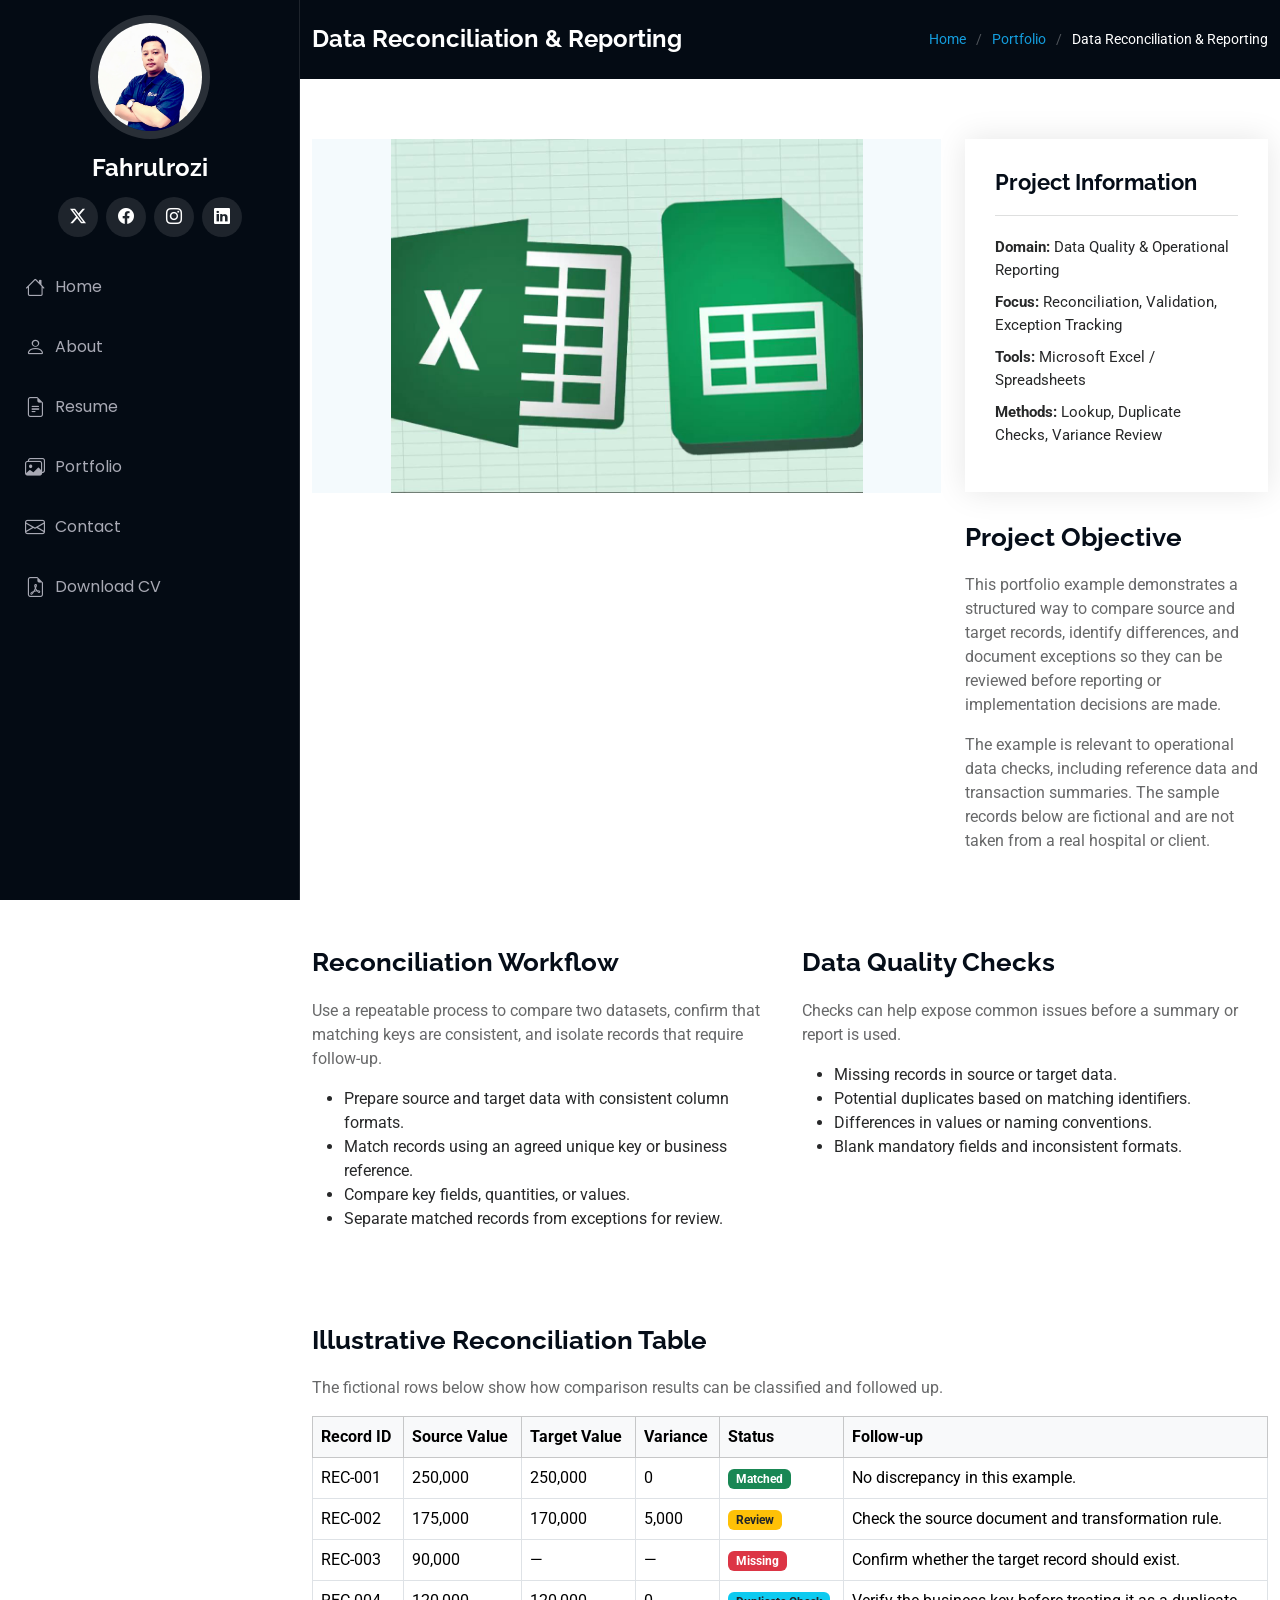
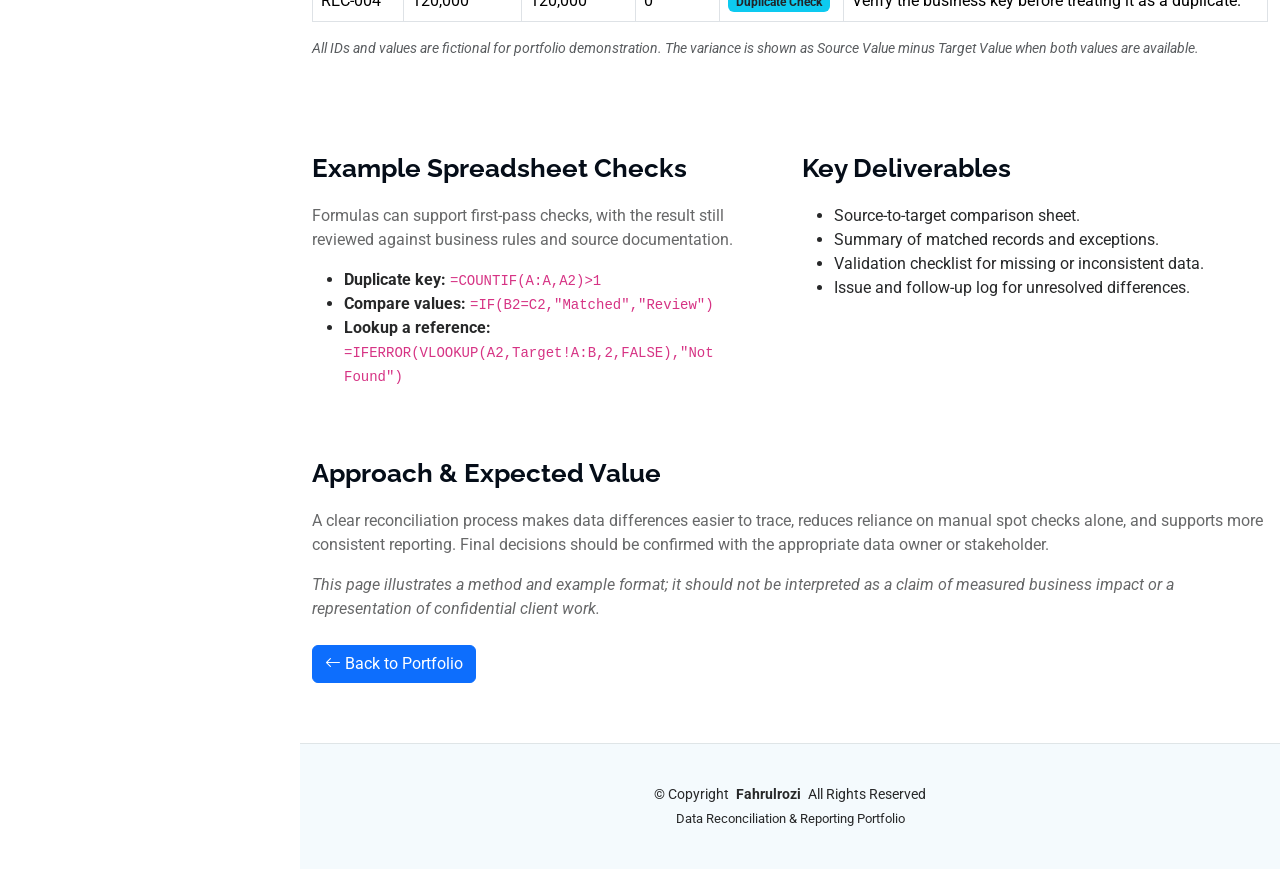
<file: portfolio-details-data-reconciliation-reporting.html>
<!DOCTYPE html>
<html lang="en">
<head>
  <meta charset="utf-8">
  <meta content="width=device-width, initial-scale=1.0" name="viewport">
  <title>Data Reconciliation &amp; Reporting | Fahrulrozi</title>
  <meta name="description" content="Portfolio example covering spreadsheet-based data reconciliation, exception tracking, duplicate checks, and operational reporting.">
  <meta name="keywords" content="Data Reconciliation, Excel, Spreadsheet Analysis, Data Validation, Healthcare IT, Reporting">
  <link href="assets/img/favicon.png" rel="icon">
  <link href="assets/img/apple-touch-icon.png" rel="apple-touch-icon">
  <link href="https://fonts.googleapis.com" rel="preconnect">
  <link href="https://fonts.gstatic.com" rel="preconnect" crossorigin>
  <link href="https://fonts.googleapis.com/css2?family=Roboto:wght@100;300;400;500;700;900&family=Poppins:wght@300;400;500;600;700&family=Raleway:wght@300;400;500;600;700&display=swap" rel="stylesheet">
  <link href="assets/vendor/bootstrap/css/bootstrap.min.css" rel="stylesheet">
  <link href="assets/vendor/bootstrap-icons/bootstrap-icons.css" rel="stylesheet">
  <link href="assets/vendor/aos/aos.css" rel="stylesheet">
  <link href="assets/vendor/glightbox/css/glightbox.min.css" rel="stylesheet">
  <link href="assets/vendor/swiper/swiper-bundle.min.css" rel="stylesheet">
  <link href="assets/css/main.css" rel="stylesheet">
</head>
<body class="portfolio-details-page">
  <header id="header" class="header dark-background d-flex flex-column">
    <i class="header-toggle d-xl-none bi bi-list"></i>
    <div class="profile-img">
      <img src="assets/img/my-profile-img.jpg" alt="Fahrulrozi" class="img-fluid rounded-circle">
    </div>
    <a href="index.html" class="logo d-flex align-items-center justify-content-center"><h1 class="sitename">Fahrulrozi</h1></a>
    <div class="social-links text-center">
      <a href="https://x.com/fahrulrozhee" class="twitter" aria-label="X"><i class="bi bi-twitter-x"></i></a>
      <a href="https://www.facebook.com/Fahrulr0zii/" class="facebook" aria-label="Facebook"><i class="bi bi-facebook"></i></a>
      <a href="https://www.instagram.com/fahrul_r0zii/" class="instagram" aria-label="Instagram"><i class="bi bi-instagram"></i></a>
      <a href="https://www.linkedin.com/in/fahrulrozi-621724a4/" class="linkedin" aria-label="LinkedIn"><i class="bi bi-linkedin"></i></a>
    </div>
    <nav id="navmenu" class="navmenu">
      <ul>
        <li><a href="index.html#hero"><i class="bi bi-house navicon"></i> Home</a></li>
        <li><a href="index.html#about"><i class="bi bi-person navicon"></i> About</a></li>
        <li><a href="index.html#resume"><i class="bi bi-file-earmark-text navicon"></i> Resume</a></li>
        <li><a href="index.html#portfolio"><i class="bi bi-images navicon"></i> Portfolio</a></li>
        <li><a href="index.html#contact"><i class="bi bi-envelope navicon"></i> Contact</a></li>
        <li><a href="assets/CV - Fahrulrozi.pdf"><i class="bi bi-file-earmark-pdf navicon"></i> Download CV</a></li>
      </ul>
    </nav>
  </header>

  <main class="main">
    <div class="page-title dark-background">
      <div class="container d-lg-flex justify-content-between align-items-center">
        <h1 class="mb-2 mb-lg-0">Data Reconciliation &amp; Reporting</h1>
        <nav class="breadcrumbs"><ol><li><a href="index.html">Home</a></li><li><a href="index.html#portfolio">Portfolio</a></li><li class="current">Data Reconciliation &amp; Reporting</li></ol></nav>
      </div>
    </div>

    <section id="portfolio-details" class="portfolio-details section">
      <div class="container" data-aos="fade-up" data-aos-delay="100">
        <div class="row gy-4">
          <div class="col-lg-8">
            <div class="portfolio-details-slider swiper init-swiper">
              <script type="application/json" class="swiper-config">
                { "loop": false, "speed": 600, "slidesPerView": 1, "autoHeight": true, "pagination": { "el": ".swiper-pagination", "type": "bullets", "clickable": true } }
              </script>
              <div class="swiper-wrapper align-items-center">
                <div class="swiper-slide"><img src="assets/img/portfolio/excel.jpg" alt="Spreadsheet analysis cover" class="img-fluid"></div>
                <div class="swiper-slide"><img src="assets/img/portfolio/excel-1.jpg" alt="Spreadsheet example one" class="img-fluid"></div>
                <div class="swiper-slide"><img src="assets/img/portfolio/excel-2.jpg" alt="Spreadsheet example two" class="img-fluid"></div>
                <div class="swiper-slide"><img src="assets/img/portfolio/excel-3.jpg" alt="Spreadsheet example three" class="img-fluid"></div>
              </div>
              <div class="swiper-pagination"></div>
            </div>
          </div>

          <div class="col-lg-4">
            <div class="portfolio-info" data-aos="fade-up" data-aos-delay="200">
              <h3>Project Information</h3>
              <ul>
                <li><strong>Domain:</strong> Data Quality &amp; Operational Reporting</li>
                <li><strong>Focus:</strong> Reconciliation, Validation, Exception Tracking</li>
                <li><strong>Tools:</strong> Microsoft Excel / Spreadsheets</li>
                <li><strong>Methods:</strong> Lookup, Duplicate Checks, Variance Review</li>
              </ul>
            </div>
            <div class="portfolio-description" data-aos="fade-up" data-aos-delay="300">
              <h2>Project Objective</h2>
              <p>This portfolio example demonstrates a structured way to compare source and target records, identify differences, and document exceptions so they can be reviewed before reporting or implementation decisions are made.</p>
              <p>The example is relevant to operational data checks, including reference data and transaction summaries. The sample records below are fictional and are not taken from a real hospital or client.</p>
            </div>
          </div>
        </div>

        <div class="row gy-4 mt-4">
          <div class="col-lg-6"><div class="portfolio-description">
            <h2>Reconciliation Workflow</h2>
            <p>Use a repeatable process to compare two datasets, confirm that matching keys are consistent, and isolate records that require follow-up.</p>
            <ul>
              <li>Prepare source and target data with consistent column formats.</li>
              <li>Match records using an agreed unique key or business reference.</li>
              <li>Compare key fields, quantities, or values.</li>
              <li>Separate matched records from exceptions for review.</li>
            </ul>
          </div></div>
          <div class="col-lg-6"><div class="portfolio-description">
            <h2>Data Quality Checks</h2>
            <p>Checks can help expose common issues before a summary or report is used.</p>
            <ul>
              <li>Missing records in source or target data.</li>
              <li>Potential duplicates based on matching identifiers.</li>
              <li>Differences in values or naming conventions.</li>
              <li>Blank mandatory fields and inconsistent formats.</li>
            </ul>
          </div></div>
        </div>

        <div class="row gy-4 mt-4">
          <div class="col-12"><div class="portfolio-description">
            <h2>Illustrative Reconciliation Table</h2>
            <p>The fictional rows below show how comparison results can be classified and followed up.</p>
            <div class="table-responsive">
              <table class="table table-bordered table-hover align-middle">
                <thead class="table-light"><tr><th scope="col">Record ID</th><th scope="col">Source Value</th><th scope="col">Target Value</th><th scope="col">Variance</th><th scope="col">Status</th><th scope="col">Follow-up</th></tr></thead>
                <tbody>
                  <tr><td>REC-001</td><td>250,000</td><td>250,000</td><td>0</td><td><span class="badge bg-success">Matched</span></td><td>No discrepancy in this example.</td></tr>
                  <tr><td>REC-002</td><td>175,000</td><td>170,000</td><td>5,000</td><td><span class="badge bg-warning text-dark">Review</span></td><td>Check the source document and transformation rule.</td></tr>
                  <tr><td>REC-003</td><td>90,000</td><td>—</td><td>—</td><td><span class="badge bg-danger">Missing</span></td><td>Confirm whether the target record should exist.</td></tr>
                  <tr><td>REC-004</td><td>120,000</td><td>120,000</td><td>0</td><td><span class="badge bg-info text-dark">Duplicate Check</span></td><td>Verify the business key before treating it as a duplicate.</td></tr>
                </tbody>
              </table>
            </div>
            <p class="small text-muted"><em>All IDs and values are fictional for portfolio demonstration. The variance is shown as Source Value minus Target Value when both values are available.</em></p>
          </div></div>
        </div>

        <div class="row gy-4 mt-4">
          <div class="col-lg-6"><div class="portfolio-description">
            <h2>Example Spreadsheet Checks</h2>
            <p>Formulas can support first-pass checks, with the result still reviewed against business rules and source documentation.</p>
            <ul>
              <li><strong>Duplicate key:</strong> <code>=COUNTIF(A:A,A2)&gt;1</code></li>
              <li><strong>Compare values:</strong> <code>=IF(B2=C2,"Matched","Review")</code></li>
              <li><strong>Lookup a reference:</strong> <code>=IFERROR(VLOOKUP(A2,Target!A:B,2,FALSE),"Not Found")</code></li>
            </ul>
          </div></div>
          <div class="col-lg-6"><div class="portfolio-description">
            <h2>Key Deliverables</h2>
            <ul>
              <li>Source-to-target comparison sheet.</li>
              <li>Summary of matched records and exceptions.</li>
              <li>Validation checklist for missing or inconsistent data.</li>
              <li>Issue and follow-up log for unresolved differences.</li>
            </ul>
          </div></div>
        </div>

        <div class="portfolio-description mt-4">
          <h2>Approach &amp; Expected Value</h2>
          <p>A clear reconciliation process makes data differences easier to trace, reduces reliance on manual spot checks alone, and supports more consistent reporting. Final decisions should be confirmed with the appropriate data owner or stakeholder.</p>
          <p><em>This page illustrates a method and example format; it should not be interpreted as a claim of measured business impact or a representation of confidential client work.</em></p>
        </div>
        <div class="mt-4"><a href="index.html#portfolio" class="btn btn-primary"><i class="bi bi-arrow-left"></i> Back to Portfolio</a></div>
      </div>
    </section>
  </main>

  <footer id="footer" class="footer position-relative light-background">
    <div class="container">
      <div class="copyright text-center"><p>© <span>Copyright</span> <strong class="px-1 sitename">Fahrulrozi</strong> <span>All Rights Reserved</span></p></div>
      <div class="credits">Data Reconciliation &amp; Reporting Portfolio</div>
    </div>
  </footer>
  <a href="#" id="scroll-top" class="scroll-top d-flex align-items-center justify-content-center"><i class="bi bi-arrow-up-short"></i></a>
  <div id="preloader"></div>
  <script src="assets/vendor/bootstrap/js/bootstrap.bundle.min.js"></script>
  <script src="assets/vendor/aos/aos.js"></script>
  <script src="assets/vendor/glightbox/js/glightbox.min.js"></script>
  <script src="assets/vendor/swiper/swiper-bundle.min.js"></script>
  <script src="assets/js/main.js"></script>
<script data-goatcounter="https://fahrulrozi.goatcounter.com/count" async src="https://gc.zgo.at/count.js"></script>
</body>
</html>
</file>
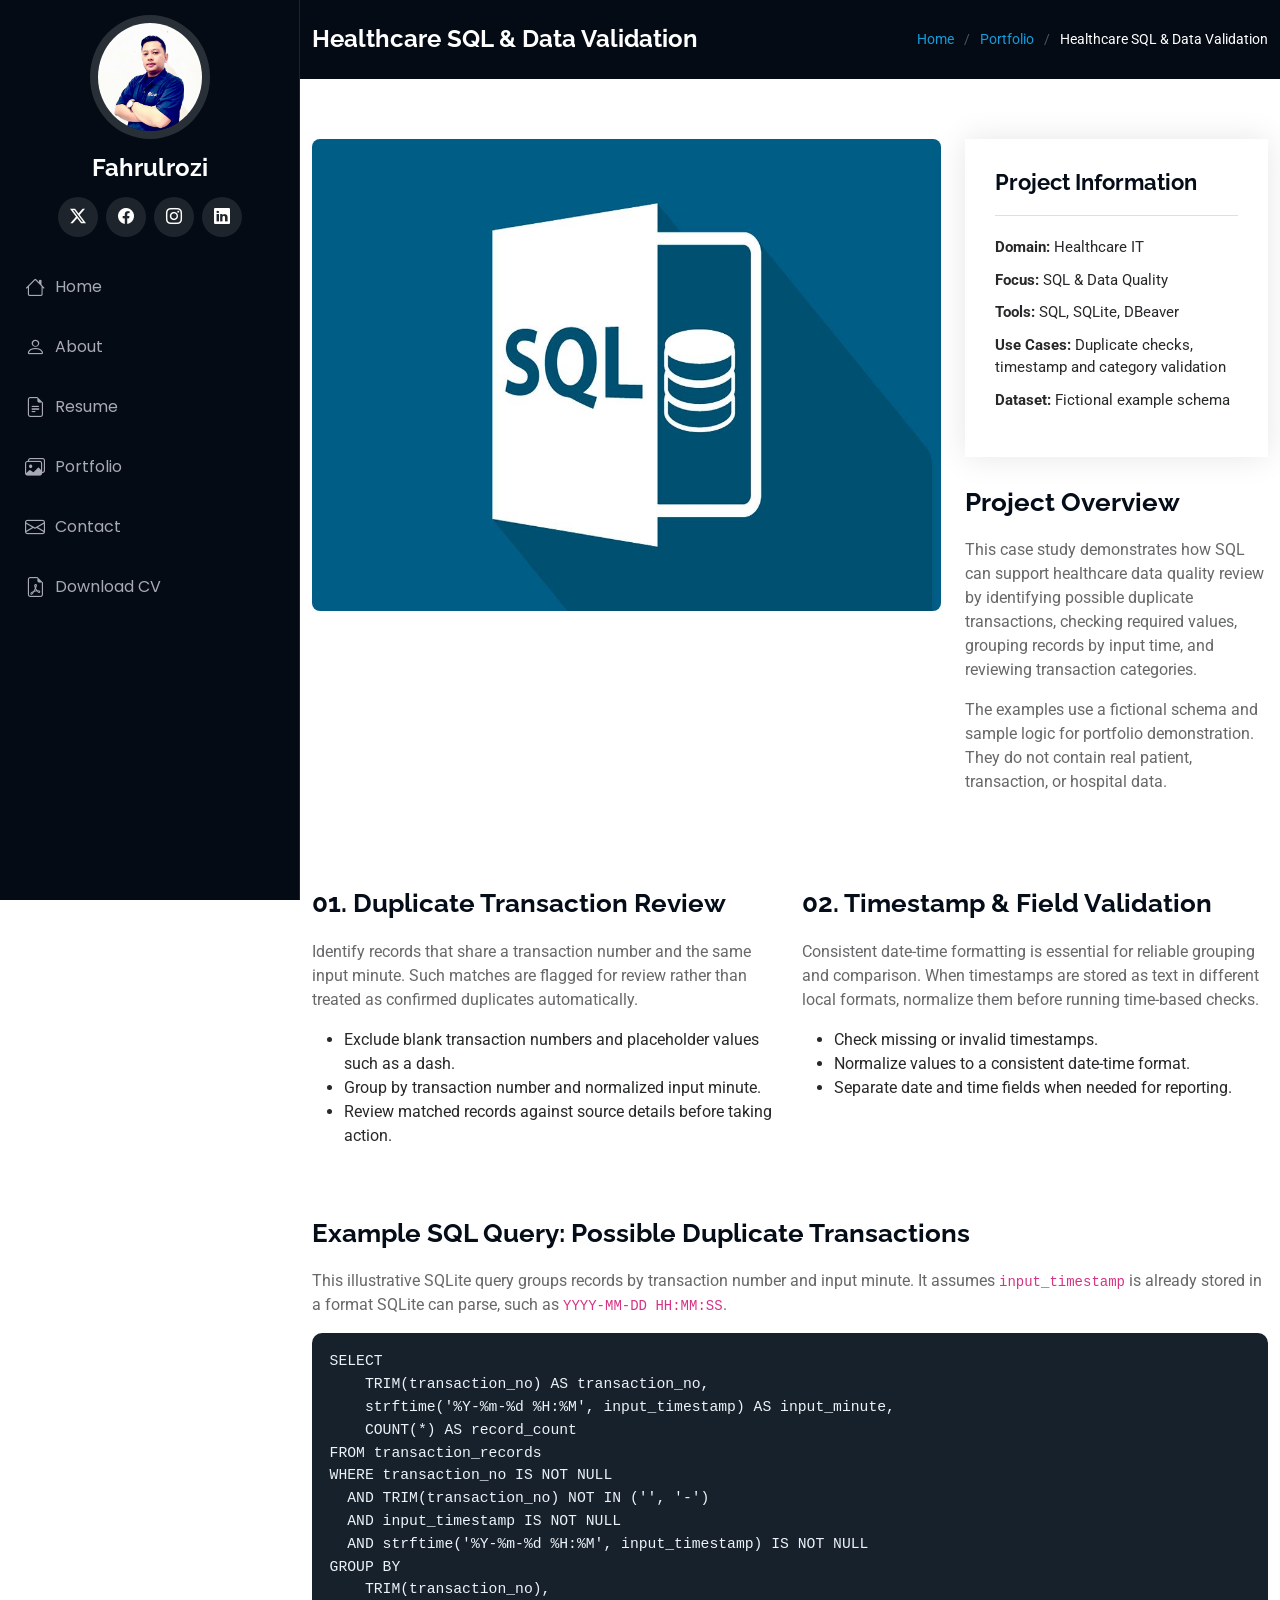
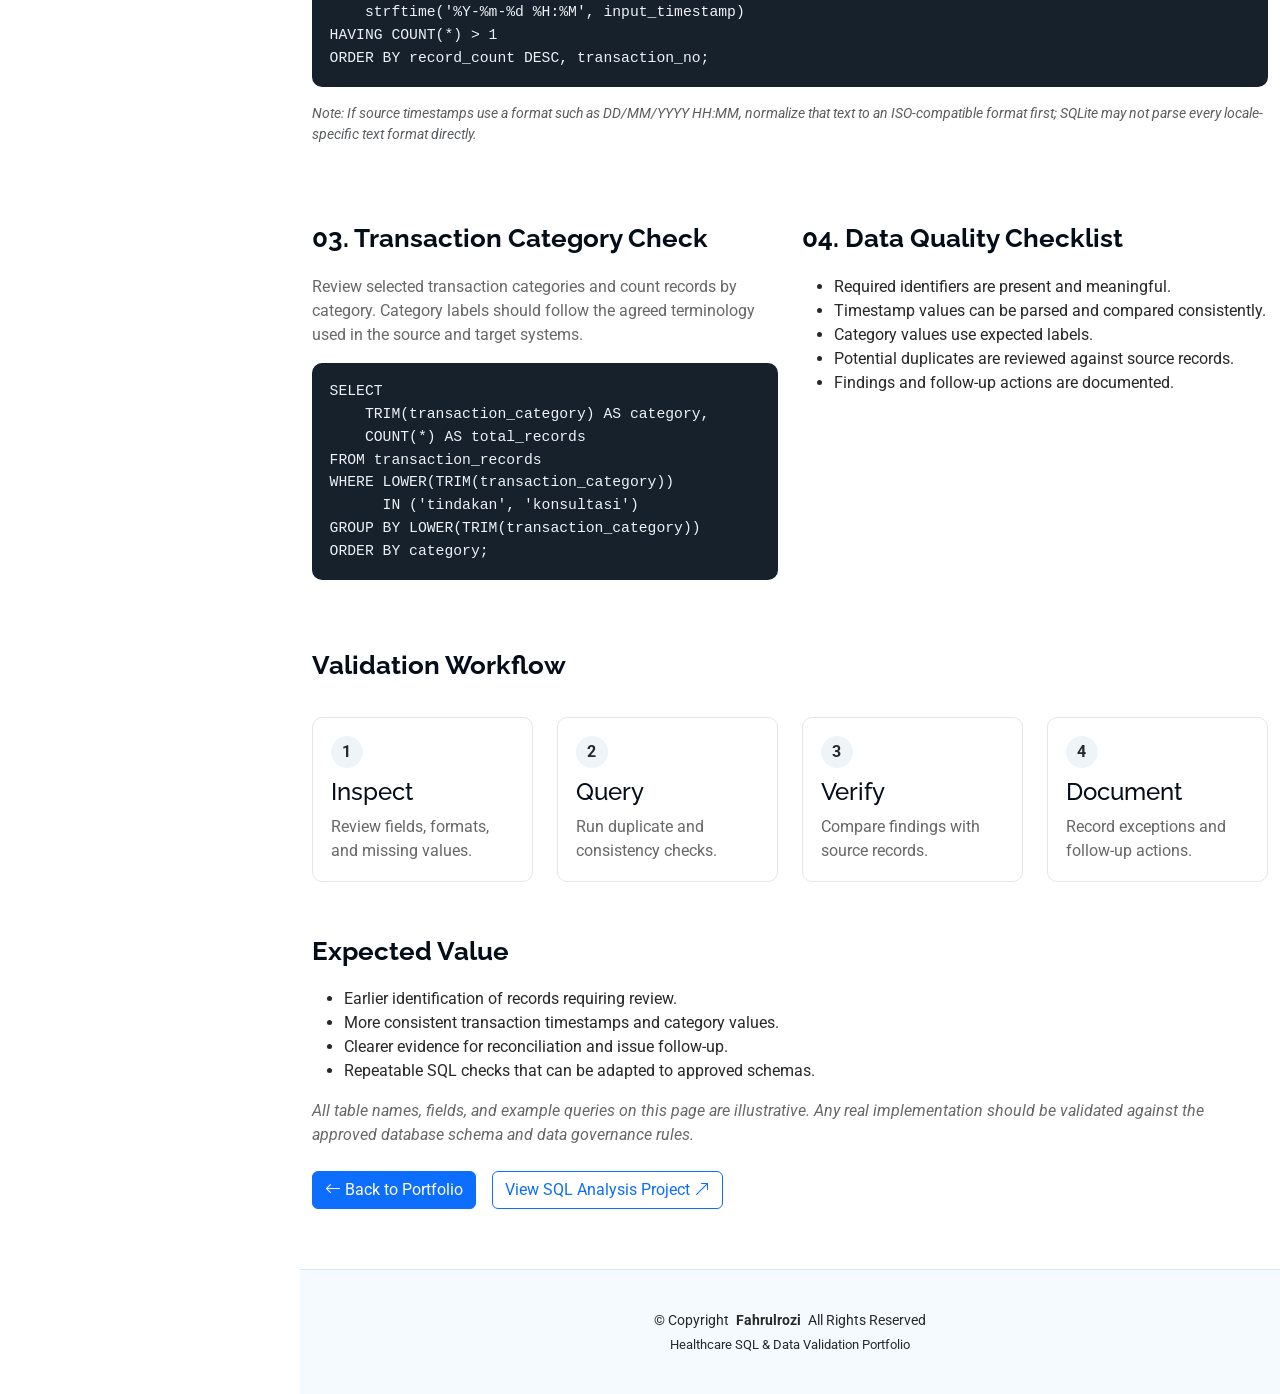
<file: portfolio-details-healthcare-sql-validation.html>
<!DOCTYPE html>
<html lang="en">
<head>
  <meta charset="utf-8">
  <meta content="width=device-width, initial-scale=1.0" name="viewport">
  <title>Healthcare SQL &amp; Data Validation | Fahrulrozi</title>
  <meta name="description" content="Healthcare SQL and data validation portfolio case study covering duplicate transaction checks, timestamp normalization, category validation, and data quality review.">
  <meta name="keywords" content="Healthcare SQL, Data Validation, EMR, HIS, SIMRS, SQLite, DBeaver, Duplicate Transactions">

  <link href="assets/img/favicon.png" rel="icon">
  <link href="assets/img/apple-touch-icon.png" rel="apple-touch-icon">
  <link href="https://fonts.googleapis.com" rel="preconnect">
  <link href="https://fonts.gstatic.com" rel="preconnect" crossorigin>
  <link href="https://fonts.googleapis.com/css2?family=Roboto:wght@100;300;400;500;700;900&family=Poppins:wght@300;400;500;600;700&family=Raleway:wght@300;400;500;600;700&display=swap" rel="stylesheet">

  <link href="assets/vendor/bootstrap/css/bootstrap.min.css" rel="stylesheet">
  <link href="assets/vendor/bootstrap-icons/bootstrap-icons.css" rel="stylesheet">
  <link href="assets/vendor/aos/aos.css" rel="stylesheet">
  <link href="assets/vendor/glightbox/css/glightbox.min.css" rel="stylesheet">
  <link href="assets/vendor/swiper/swiper-bundle.min.css" rel="stylesheet">
  <link href="assets/css/main.css" rel="stylesheet">
  <style>
    .sql-sample { background: #17212b; color: #ecf2f8; border-radius: 10px; padding: 1.1rem; overflow-x: auto; font-size: .92rem; line-height: 1.55; }
    .sql-sample code { color: inherit; white-space: pre; }
    .validation-step { height: 100%; padding: 1.1rem; border: 1px solid #e3e7eb; border-radius: 10px; }
    .validation-step .step-number { display: inline-flex; align-items: center; justify-content: center; width: 2rem; height: 2rem; margin-bottom: .65rem; border-radius: 50%; background: #eef4f8; font-weight: 700; }
  </style>
</head>

<body class="portfolio-details-page">
  <header id="header" class="header dark-background d-flex flex-column">
    <i class="header-toggle d-xl-none bi bi-list"></i>
    <div class="profile-img"><img src="assets/img/my-profile-img.jpg" alt="Fahrulrozi" class="img-fluid rounded-circle"></div>
    <a href="index.html" class="logo d-flex align-items-center justify-content-center"><h1 class="sitename">Fahrulrozi</h1></a>
    <div class="social-links text-center">
      <a href="https://x.com/fahrulrozhee" class="twitter" aria-label="X"><i class="bi bi-twitter-x"></i></a>
      <a href="https://www.facebook.com/Fahrulr0zii/" class="facebook" aria-label="Facebook"><i class="bi bi-facebook"></i></a>
      <a href="https://www.instagram.com/fahrul_r0zii/" class="instagram" aria-label="Instagram"><i class="bi bi-instagram"></i></a>
      <a href="https://www.linkedin.com/in/fahrulrozi-621724a4/" class="linkedin" aria-label="LinkedIn"><i class="bi bi-linkedin"></i></a>
    </div>
    <nav id="navmenu" class="navmenu">
      <ul>
        <li><a href="index.html#hero"><i class="bi bi-house navicon"></i> Home</a></li>
        <li><a href="index.html#about"><i class="bi bi-person navicon"></i> About</a></li>
        <li><a href="index.html#resume"><i class="bi bi-file-earmark-text navicon"></i> Resume</a></li>
        <li><a href="index.html#portfolio"><i class="bi bi-images navicon"></i> Portfolio</a></li>
        <li><a href="index.html#contact"><i class="bi bi-envelope navicon"></i> Contact</a></li>
        <li><a href="assets/CV - Fahrulrozi.pdf"><i class="bi bi-file-earmark-pdf navicon"></i> Download CV</a></li>
      </ul>
    </nav>
  </header>

  <main class="main">
    <div class="page-title dark-background">
      <div class="container d-lg-flex justify-content-between align-items-center">
        <h1 class="mb-2 mb-lg-0">Healthcare SQL &amp; Data Validation</h1>
        <nav class="breadcrumbs"><ol><li><a href="index.html">Home</a></li><li><a href="index.html#portfolio">Portfolio</a></li><li class="current">Healthcare SQL &amp; Data Validation</li></ol></nav>
      </div>
    </div>

    <section id="portfolio-details" class="portfolio-details section">
      <div class="container" data-aos="fade-up" data-aos-delay="100">
        <div class="row gy-4">
          <div class="col-lg-8">
            <div class="portfolio-details-slider">
              <img src="assets/img/portfolio/SQL.jpg" alt="SQL data analysis project cover" class="img-fluid rounded-3 w-100">
            </div>
          </div>
          <div class="col-lg-4">
            <div class="portfolio-info" data-aos="fade-up" data-aos-delay="200">
              <h3>Project Information</h3>
              <ul>
                <li><strong>Domain:</strong> Healthcare IT</li>
                <li><strong>Focus:</strong> SQL &amp; Data Quality</li>
                <li><strong>Tools:</strong> SQL, SQLite, DBeaver</li>
                <li><strong>Use Cases:</strong> Duplicate checks, timestamp and category validation</li>
                <li><strong>Dataset:</strong> Fictional example schema</li>
              </ul>
            </div>
            <div class="portfolio-description" data-aos="fade-up" data-aos-delay="300">
              <h2>Project Overview</h2>
              <p>This case study demonstrates how SQL can support healthcare data quality review by identifying possible duplicate transactions, checking required values, grouping records by input time, and reviewing transaction categories.</p>
              <p>The examples use a fictional schema and sample logic for portfolio demonstration. They do not contain real patient, transaction, or hospital data.</p>
            </div>
          </div>
        </div>

        <div class="row gy-4 mt-4">
          <div class="col-lg-6">
            <div class="portfolio-description">
              <h2>01. Duplicate Transaction Review</h2>
              <p>Identify records that share a transaction number and the same input minute. Such matches are flagged for review rather than treated as confirmed duplicates automatically.</p>
              <ul>
                <li>Exclude blank transaction numbers and placeholder values such as a dash.</li>
                <li>Group by transaction number and normalized input minute.</li>
                <li>Review matched records against source details before taking action.</li>
              </ul>
            </div>
          </div>
          <div class="col-lg-6">
            <div class="portfolio-description">
              <h2>02. Timestamp &amp; Field Validation</h2>
              <p>Consistent date-time formatting is essential for reliable grouping and comparison. When timestamps are stored as text in different local formats, normalize them before running time-based checks.</p>
              <ul>
                <li>Check missing or invalid timestamps.</li>
                <li>Normalize values to a consistent date-time format.</li>
                <li>Separate date and time fields when needed for reporting.</li>
              </ul>
            </div>
          </div>
        </div>

        <div class="portfolio-description mt-4" data-aos="fade-up">
          <h2>Example SQL Query: Possible Duplicate Transactions</h2>
          <p>This illustrative SQLite query groups records by transaction number and input minute. It assumes <code>input_timestamp</code> is already stored in a format SQLite can parse, such as <code>YYYY-MM-DD HH:MM:SS</code>.</p>
          <pre class="sql-sample"><code>SELECT
    TRIM(transaction_no) AS transaction_no,
    strftime('%Y-%m-%d %H:%M', input_timestamp) AS input_minute,
    COUNT(*) AS record_count
FROM transaction_records
WHERE transaction_no IS NOT NULL
  AND TRIM(transaction_no) NOT IN ('', '-')
  AND input_timestamp IS NOT NULL
  AND strftime('%Y-%m-%d %H:%M', input_timestamp) IS NOT NULL
GROUP BY
    TRIM(transaction_no),
    strftime('%Y-%m-%d %H:%M', input_timestamp)
HAVING COUNT(*) &gt; 1
ORDER BY record_count DESC, transaction_no;</code></pre>
          <p class="small text-muted"><em>Note: If source timestamps use a format such as DD/MM/YYYY HH:MM, normalize that text to an ISO-compatible format first; SQLite may not parse every locale-specific text format directly.</em></p>
        </div>

        <div class="row gy-4 mt-4">
          <div class="col-lg-6">
            <div class="portfolio-description">
              <h2>03. Transaction Category Check</h2>
              <p>Review selected transaction categories and count records by category. Category labels should follow the agreed terminology used in the source and target systems.</p>
              <pre class="sql-sample"><code>SELECT
    TRIM(transaction_category) AS category,
    COUNT(*) AS total_records
FROM transaction_records
WHERE LOWER(TRIM(transaction_category))
      IN ('tindakan', 'konsultasi')
GROUP BY LOWER(TRIM(transaction_category))
ORDER BY category;</code></pre>
            </div>
          </div>
          <div class="col-lg-6">
            <div class="portfolio-description">
              <h2>04. Data Quality Checklist</h2>
              <ul>
                <li>Required identifiers are present and meaningful.</li>
                <li>Timestamp values can be parsed and compared consistently.</li>
                <li>Category values use expected labels.</li>
                <li>Potential duplicates are reviewed against source records.</li>
                <li>Findings and follow-up actions are documented.</li>
              </ul>
            </div>
          </div>
        </div>

        <div class="portfolio-description mt-4" data-aos="fade-up">
          <h2>Validation Workflow</h2>
          <div class="row gy-3 mt-1">
            <div class="col-md-3 col-6"><div class="validation-step"><span class="step-number">1</span><h4>Inspect</h4><p class="mb-0">Review fields, formats, and missing values.</p></div></div>
            <div class="col-md-3 col-6"><div class="validation-step"><span class="step-number">2</span><h4>Query</h4><p class="mb-0">Run duplicate and consistency checks.</p></div></div>
            <div class="col-md-3 col-6"><div class="validation-step"><span class="step-number">3</span><h4>Verify</h4><p class="mb-0">Compare findings with source records.</p></div></div>
            <div class="col-md-3 col-6"><div class="validation-step"><span class="step-number">4</span><h4>Document</h4><p class="mb-0">Record exceptions and follow-up actions.</p></div></div>
          </div>
        </div>

        <div class="portfolio-description mt-4">
          <h2>Expected Value</h2>
          <ul>
            <li>Earlier identification of records requiring review.</li>
            <li>More consistent transaction timestamps and category values.</li>
            <li>Clearer evidence for reconciliation and issue follow-up.</li>
            <li>Repeatable SQL checks that can be adapted to approved schemas.</li>
          </ul>
          <p><em>All table names, fields, and example queries on this page are illustrative. Any real implementation should be validated against the approved database schema and data governance rules.</em></p>
        </div>

        <div class="d-flex flex-wrap gap-3 mt-4">
          <a href="index.html#portfolio" class="btn btn-primary"><i class="bi bi-arrow-left"></i> Back to Portfolio</a>
          <a href="portfolio-details-sql.html" class="btn btn-outline-primary">View SQL Analysis Project <i class="bi bi-arrow-up-right"></i></a>
        </div>
      </div>
    </section>
  </main>

  <footer id="footer" class="footer position-relative light-background">
    <div class="container">
      <div class="copyright text-center"><p>© <span>Copyright</span> <strong class="px-1 sitename">Fahrulrozi</strong> <span>All Rights Reserved</span></p></div>
      <div class="credits">Healthcare SQL &amp; Data Validation Portfolio</div>
    </div>
  </footer>

  <a href="#" id="scroll-top" class="scroll-top d-flex align-items-center justify-content-center"><i class="bi bi-arrow-up-short"></i></a>
  <div id="preloader"></div>
  <script src="assets/vendor/bootstrap/js/bootstrap.bundle.min.js"></script>
  <script src="assets/vendor/aos/aos.js"></script>
  <script src="assets/vendor/glightbox/js/glightbox.min.js"></script>
  <script src="assets/vendor/swiper/swiper-bundle.min.js"></script>
  <script src="assets/js/main.js"></script>
<script data-goatcounter="https://fahrulrozi.goatcounter.com/count" async src="https://gc.zgo.at/count.js"></script>
</body>
</html>
</file>
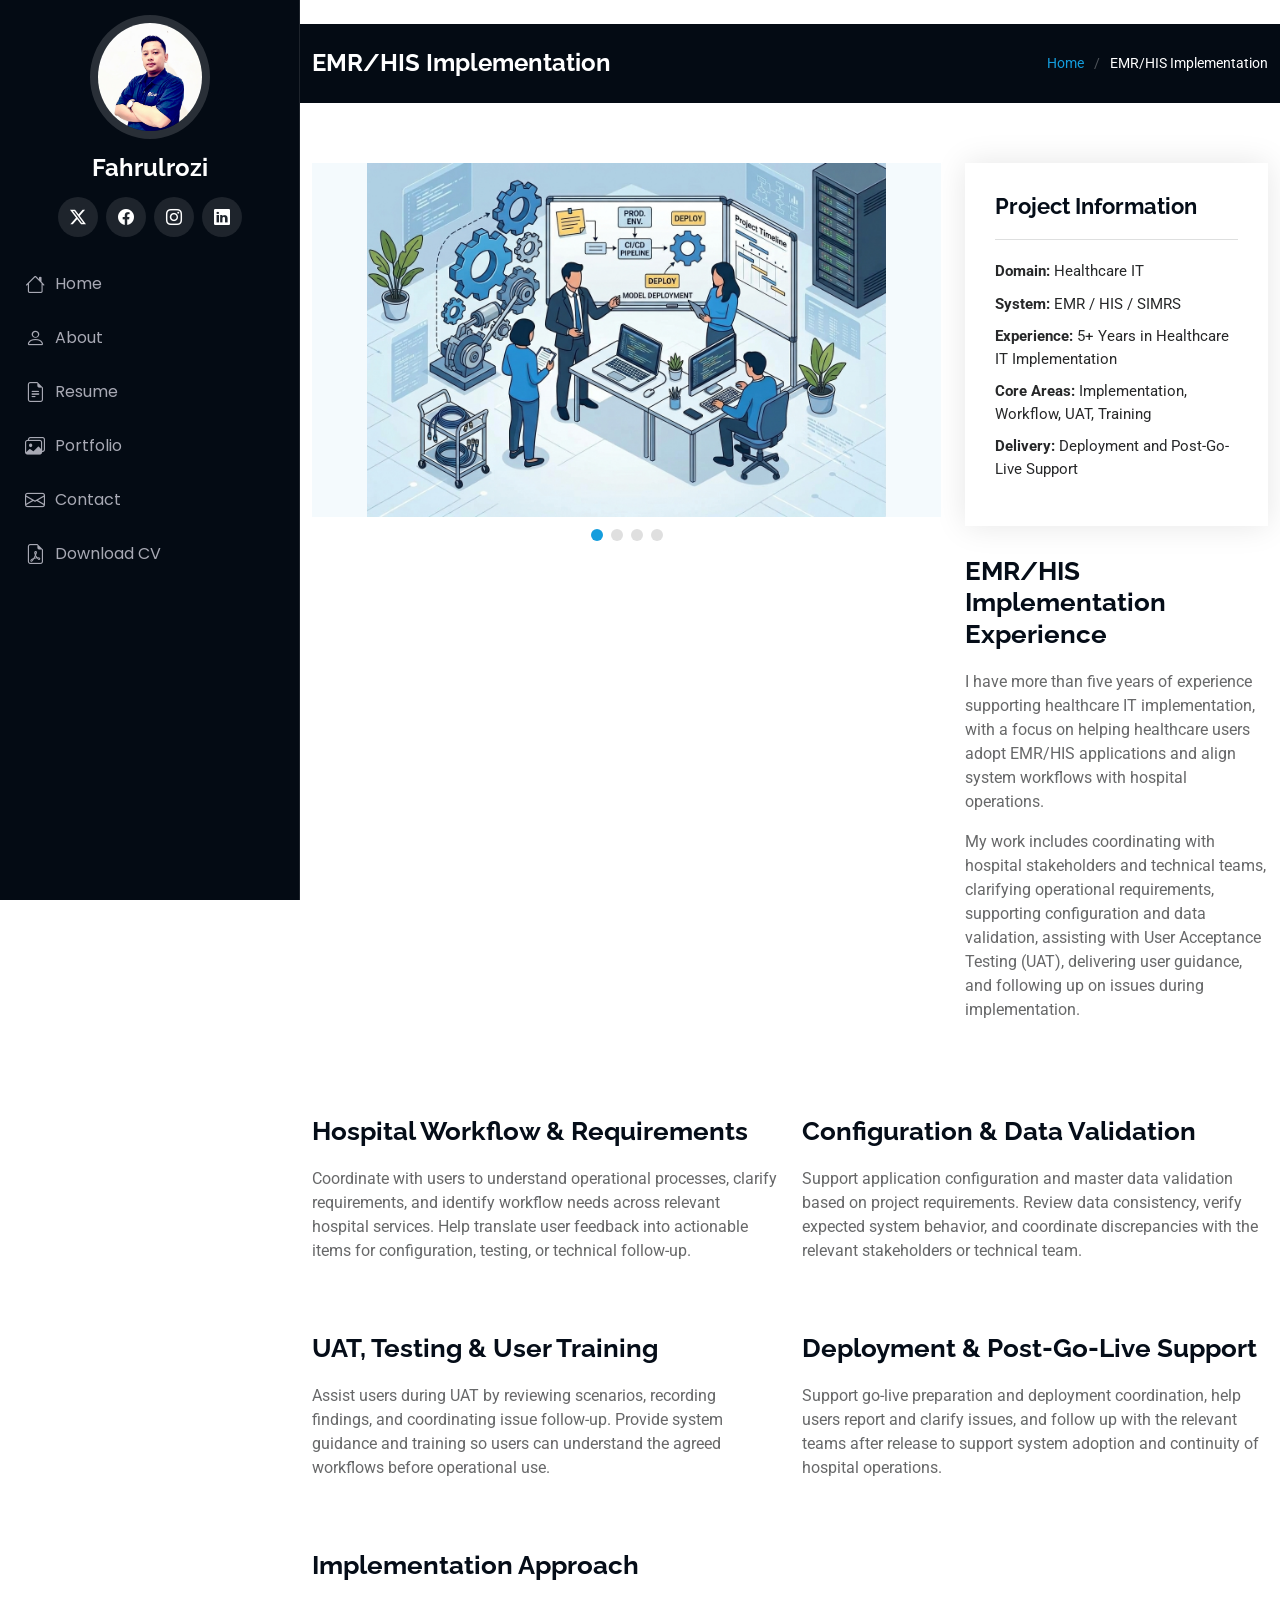
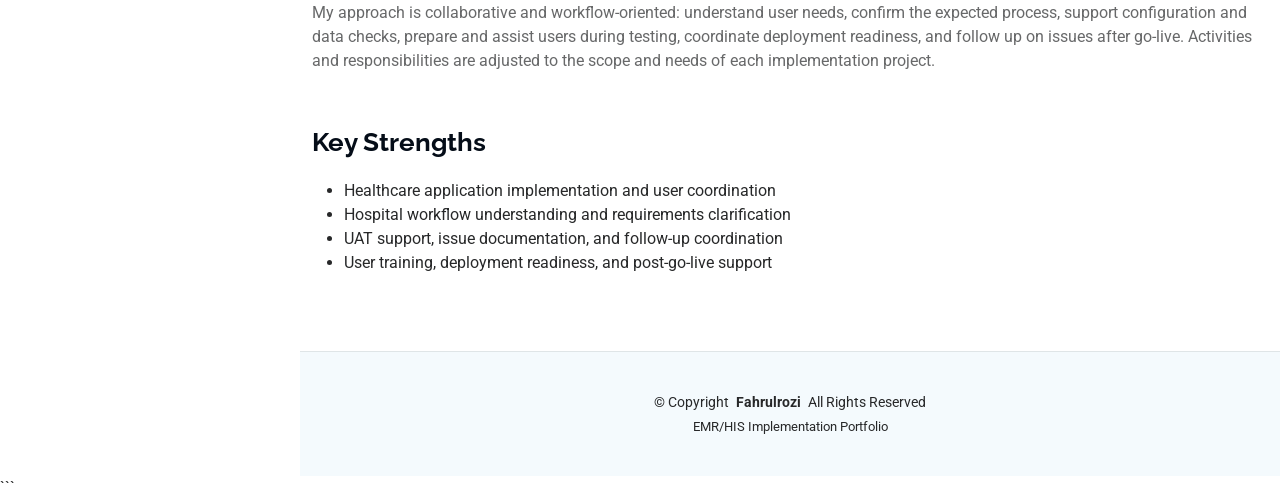
<file: portfolio-details-implementation.html>
```html
<!DOCTYPE html>
<html lang="en">

<head>
  <meta charset="utf-8">
  <meta content="width=device-width, initial-scale=1.0" name="viewport">
  <title>EMR/HIS Implementation | Fahrulrozi</title>
  <meta name="description" content="EMR/HIS implementation portfolio showcasing hospital workflows, system integration, UAT, user training, deployment, and post-implementation support.">
  <meta name="keywords" content="EMR, HIS, SIMRS, Healthcare IT, Implementation Specialist, Hospital Information System">

  <link href="assets/img/favicon.png" rel="icon">
  <link href="assets/img/apple-touch-icon.png" rel="apple-touch-icon">

  <link href="https://fonts.googleapis.com" rel="preconnect">
  <link href="https://fonts.gstatic.com" rel="preconnect" crossorigin>
  <link href="https://fonts.googleapis.com/css2?family=Roboto:wght@100;300;400;500;700;900&family=Poppins:wght@300;400;500;600;700&family=Raleway:wght@300;400;500;600;700&display=swap" rel="stylesheet">

  <link href="assets/vendor/bootstrap/css/bootstrap.min.css" rel="stylesheet">
  <link href="assets/vendor/bootstrap-icons/bootstrap-icons.css" rel="stylesheet">
  <link href="assets/vendor/aos/aos.css" rel="stylesheet">
  <link href="assets/vendor/glightbox/css/glightbox.min.css" rel="stylesheet">
  <link href="assets/vendor/swiper/swiper-bundle.min.css" rel="stylesheet">
  <link href="assets/css/main.css" rel="stylesheet">
</head>

<body class="portfolio-details-page">

  <header id="header" class="header dark-background d-flex flex-column">
    <i class="header-toggle d-xl-none bi bi-list"></i>

    <div class="profile-img">
      <img src="assets/img/my-profile-img.jpg" alt="Fahrulrozi" class="img-fluid rounded-circle">
    </div>

    <a href="index.html" class="logo d-flex align-items-center justify-content-center">
      <h1 class="sitename">Fahrulrozi</h1>
    </a>

    <div class="social-links text-center">
      <a href="https://x.com/fahrulrozhee" class="twitter" aria-label="X"><i class="bi bi-twitter-x"></i></a>
      <a href="https://www.facebook.com/Fahrulr0zii/" class="facebook" aria-label="Facebook"><i class="bi bi-facebook"></i></a>
      <a href="https://www.instagram.com/fahrul_r0zii/" class="instagram" aria-label="Instagram"><i class="bi bi-instagram"></i></a>
      <a href="https://www.linkedin.com/in/fahrulrozi-621724a4/" class="linkedin" aria-label="LinkedIn"><i class="bi bi-linkedin"></i></a>
    </div>

    <nav id="navmenu" class="navmenu">
      <ul>
        <li><a href="index.html#hero"><i class="bi bi-house navicon"></i> Home</a></li>
        <li><a href="index.html#about"><i class="bi bi-person navicon"></i> About</a></li>
        <li><a href="index.html#resume"><i class="bi bi-file-earmark-text navicon"></i> Resume</a></li>
        <li><a href="index.html#portfolio"><i class="bi bi-images navicon"></i> Portfolio</a></li>
        <li><a href="index.html#contact"><i class="bi bi-envelope navicon"></i> Contact</a></li>
        <li><a href="assets/CV - Fahrulrozi.pdf"><i class="bi bi-file-earmark-pdf navicon"></i> Download CV</a></li>
      </ul>
    </nav>
  </header>

  <main class="main">

    <div class="page-title dark-background">
      <div class="container d-lg-flex justify-content-between align-items-center">
        <h1 class="mb-2 mb-lg-0">EMR/HIS Implementation</h1>
        <nav class="breadcrumbs">
          <ol>
            <li><a href="index.html">Home</a></li>
            <li class="current">EMR/HIS Implementation</li>
          </ol>
        </nav>
      </div>
    </div>

    <section id="portfolio-details" class="portfolio-details section">
      <div class="container" data-aos="fade-up" data-aos-delay="100">

        <div class="row gy-4">

          <div class="col-lg-8">
            <div class="portfolio-details-slider swiper init-swiper">

              <script type="application/json" class="swiper-config">
                {
                  "loop": false,
                  "speed": 600,
                  "slidesPerView": 1,
                  "autoHeight": true,
                  "pagination": {
                    "el": ".swiper-pagination",
                    "type": "bullets",
                    "clickable": true
                  }
                }
              </script>

              <div class="swiper-wrapper align-items-center">

                <div class="swiper-slide">
                  <img src="assets/img/portfolio/emr-dashboard.png"
                       alt="EMR and hospital information system dashboard"
                       class="img-fluid">
                </div>

                <div class="swiper-slide">
                  <img src="assets/img/portfolio/emr-workflow.png"
                       alt="Hospital patient service workflow"
                       class="img-fluid">
                </div>

                <div class="swiper-slide">
                  <img src="assets/img/portfolio/emr-integration.png"
                       alt="Hospital information system integration illustration"
                       class="img-fluid">
                </div>

                <div class="swiper-slide">
                  <img src="assets/img/portfolio/emr-implementation.png"
                       alt="EMR/HIS implementation and testing illustration"
                       class="img-fluid">
                </div>

              </div>

              <div class="swiper-pagination"></div>
            </div>
          </div>

          <div class="col-lg-4">

            <div class="portfolio-info" data-aos="fade-up" data-aos-delay="200">
              <h3>Project Information</h3>
              <ul>
                <li><strong>Domain:</strong> Healthcare IT</li>
                <li><strong>System:</strong> EMR / HIS / SIMRS</li>
                <li><strong>Experience:</strong> 5+ Years in Healthcare IT Implementation</li>
                <li><strong>Core Areas:</strong> Implementation, Workflow, UAT, Training</li>
                <li><strong>Delivery:</strong> Deployment and Post-Go-Live Support</li>
              </ul>
            </div>

            <div class="portfolio-description" data-aos="fade-up" data-aos-delay="300">
              <h2>EMR/HIS Implementation Experience</h2>

              <p>
                I have more than five years of experience supporting healthcare IT implementation, with a focus on helping healthcare users adopt EMR/HIS applications and align system workflows with hospital operations.
              </p>

              <p>
                My work includes coordinating with hospital stakeholders and technical teams, clarifying operational requirements, supporting configuration and data validation, assisting with User Acceptance Testing (UAT), delivering user guidance, and following up on issues during implementation.
              </p>
            </div>

          </div>
        </div>

        <div class="row gy-4 mt-4">

          <div class="col-lg-6">
            <div class="portfolio-description">
              <h2>Hospital Workflow &amp; Requirements</h2>
              <p>
                Coordinate with users to understand operational processes, clarify requirements, and identify workflow needs across relevant hospital services. Help translate user feedback into actionable items for configuration, testing, or technical follow-up.
              </p>
            </div>
          </div>

          <div class="col-lg-6">
            <div class="portfolio-description">
              <h2>Configuration &amp; Data Validation</h2>
              <p>
                Support application configuration and master data validation based on project requirements. Review data consistency, verify expected system behavior, and coordinate discrepancies with the relevant stakeholders or technical team.
              </p>
            </div>
          </div>

          <div class="col-lg-6">
            <div class="portfolio-description">
              <h2>UAT, Testing &amp; User Training</h2>
              <p>
                Assist users during UAT by reviewing scenarios, recording findings, and coordinating issue follow-up. Provide system guidance and training so users can understand the agreed workflows before operational use.
              </p>
            </div>
          </div>

          <div class="col-lg-6">
            <div class="portfolio-description">
              <h2>Deployment &amp; Post-Go-Live Support</h2>
              <p>
                Support go-live preparation and deployment coordination, help users report and clarify issues, and follow up with the relevant teams after release to support system adoption and continuity of hospital operations.
              </p>
            </div>
          </div>

        </div>

        <div class="portfolio-description mt-4">
          <h2>Implementation Approach</h2>
          <p>
            My approach is collaborative and workflow-oriented: understand user needs, confirm the expected process, support configuration and data checks, prepare and assist users during testing, coordinate deployment readiness, and follow up on issues after go-live. Activities and responsibilities are adjusted to the scope and needs of each implementation project.
          </p>
        </div>

        <div class="portfolio-description mt-4">
          <h2>Key Strengths</h2>
          <ul>
            <li>Healthcare application implementation and user coordination</li>
            <li>Hospital workflow understanding and requirements clarification</li>
            <li>UAT support, issue documentation, and follow-up coordination</li>
            <li>User training, deployment readiness, and post-go-live support</li>
          </ul>
        </div>

      </div>
    </section>

  </main>

  <footer id="footer" class="footer position-relative light-background">
    <div class="container">
      <div class="copyright text-center">
        <p>© <span>Copyright</span> <strong class="px-1 sitename">Fahrulrozi</strong> <span>All Rights Reserved</span></p>
      </div>
      <div class="credits">
        EMR/HIS Implementation Portfolio
      </div>
    </div>
  </footer>

  <a href="#" id="scroll-top" class="scroll-top d-flex align-items-center justify-content-center">
    <i class="bi bi-arrow-up-short"></i>
  </a>

  <div id="preloader"></div>

  <script src="assets/vendor/bootstrap/js/bootstrap.bundle.min.js"></script>
  <script src="assets/vendor/php-email-form/validate.js"></script>
  <script src="assets/vendor/aos/aos.js"></script>
  <script src="assets/vendor/typed.js/typed.umd.js"></script>
  <script src="assets/vendor/purecounter/purecounter_vanilla.js"></script>
  <script src="assets/vendor/waypoints/noframework.waypoints.js"></script>
  <script src="assets/vendor/glightbox/js/glightbox.min.js"></script>
  <script src="assets/vendor/imagesloaded/imagesloaded.pkgd.min.js"></script>
  <script src="assets/vendor/isotope-layout/isotope.pkgd.min.js"></script>
  <script src="assets/vendor/swiper/swiper-bundle.min.js"></script>
  <script src="assets/js/main.js"></script>

<script data-goatcounter="https://fahrulrozi.goatcounter.com/count" async src="https://gc.zgo.at/count.js"></script>
</body>
</html>
```
</file>
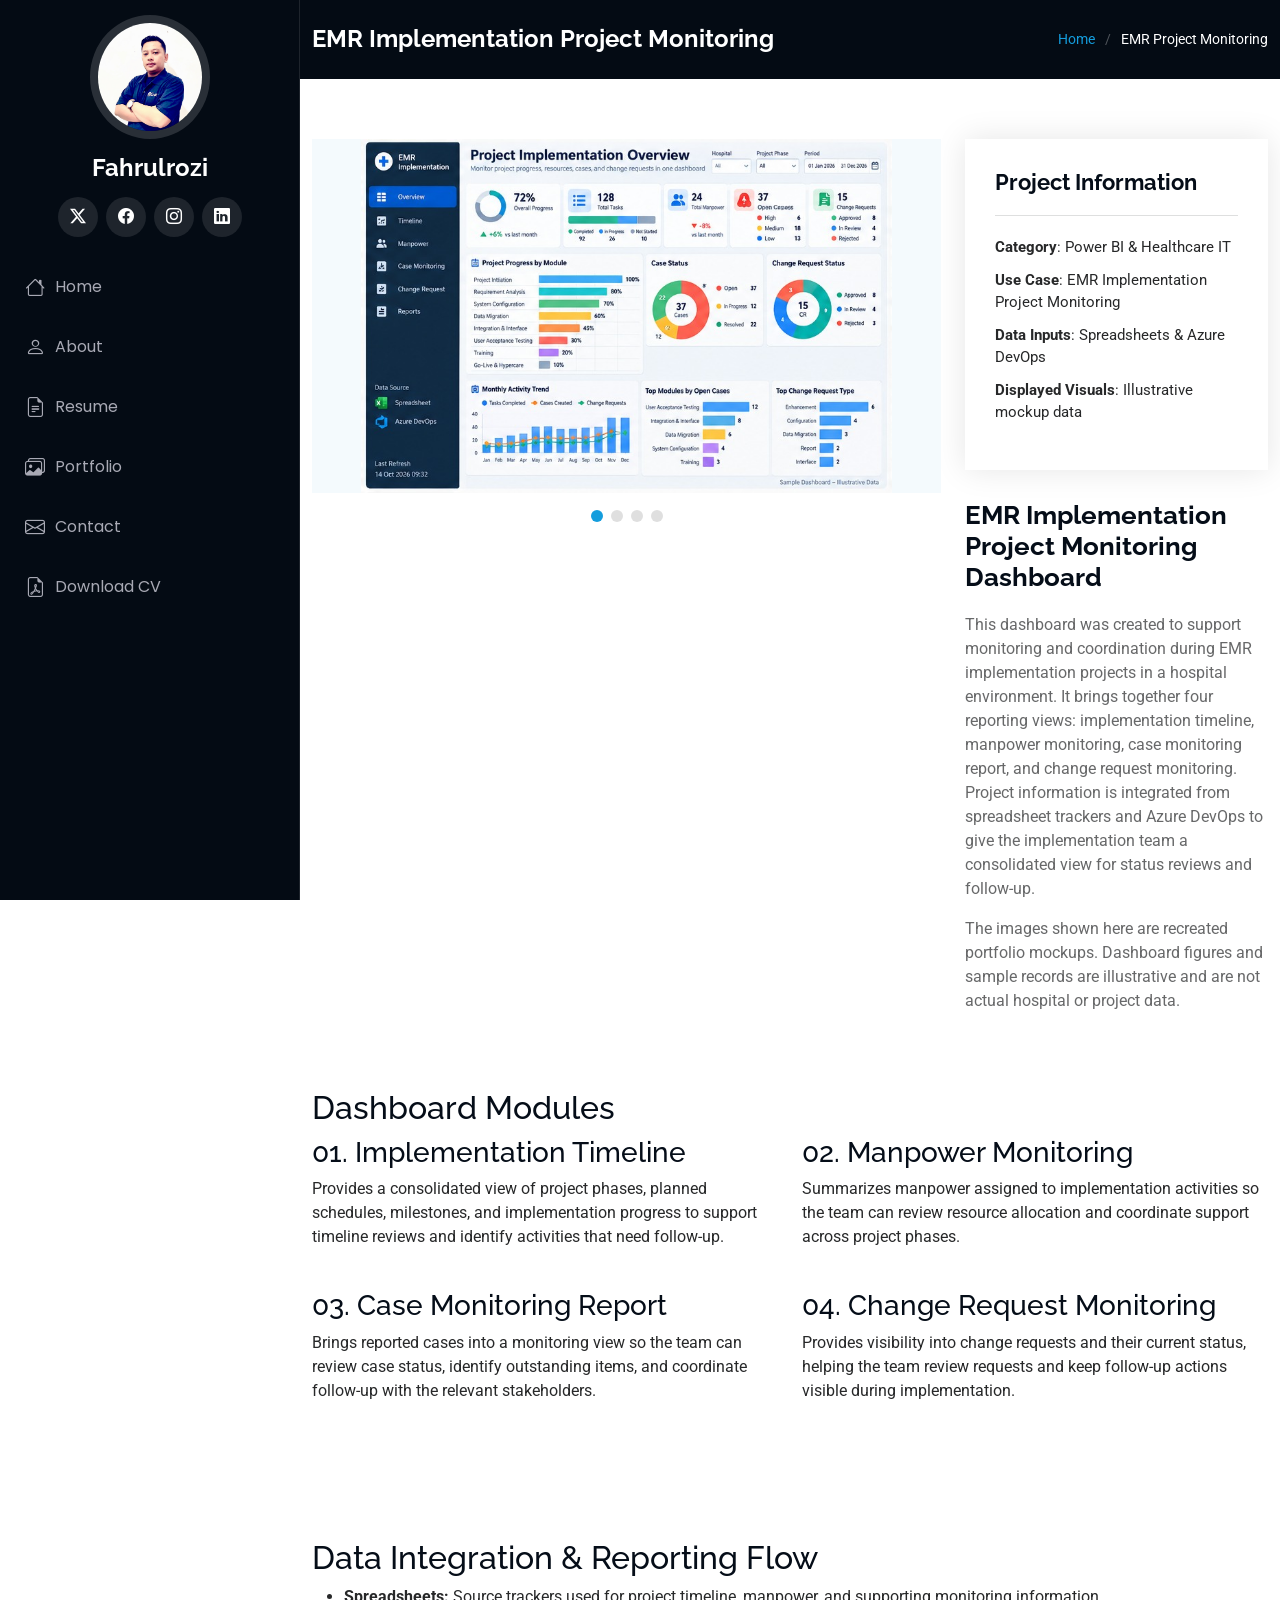
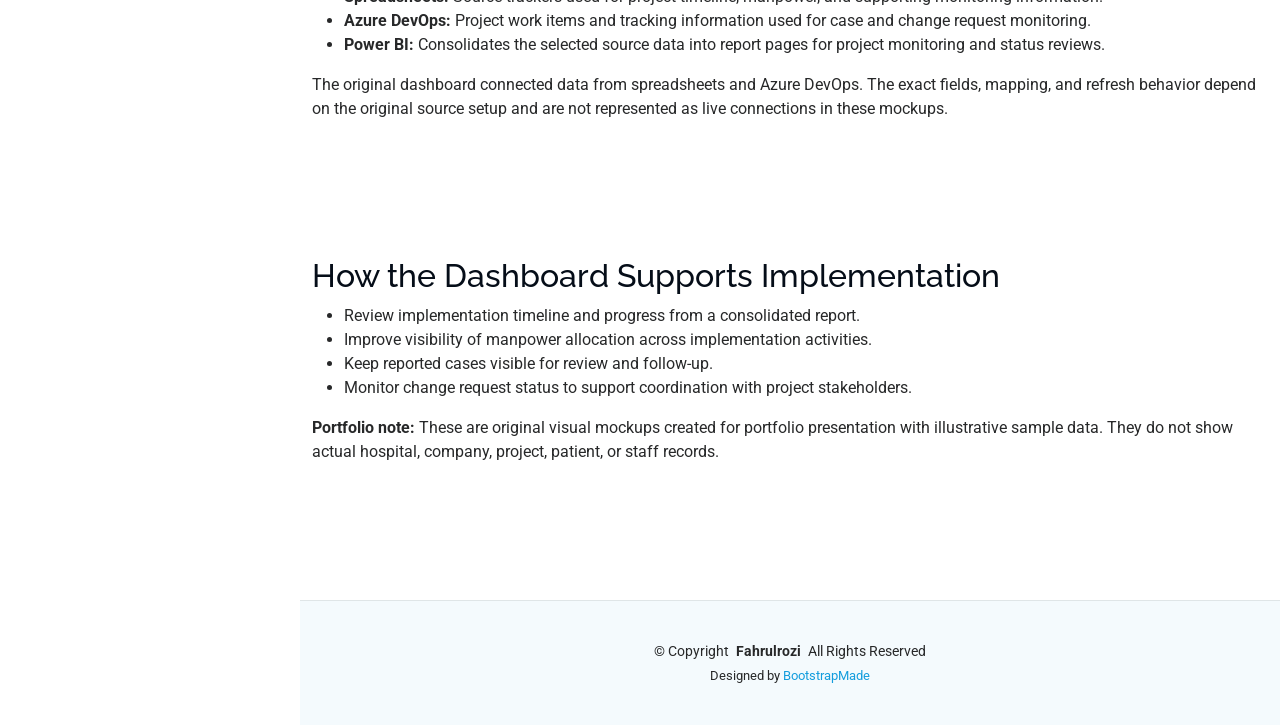
<file: portfolio-details-powerbi.html>
<!DOCTYPE html>
<html lang="en">

<head>
  <meta charset="utf-8">
  <meta content="width=device-width, initial-scale=1.0" name="viewport">
  <title>Power BI | EMR Implementation Project Monitoring | Fahrulrozi</title>
  <meta name="description" content="Power BI portfolio example for EMR implementation project monitoring, covering implementation timelines, manpower, case monitoring, and change requests using spreadsheet and Azure DevOps data.">
  <meta name="keywords" content="Power BI, EMR implementation, project monitoring, healthcare IT, Azure DevOps, spreadsheet integration, case monitoring, change request">

  <!-- Favicons -->
  <link href="assets/img/favicon.png" rel="icon">
  <link href="assets/img/apple-touch-icon.png" rel="apple-touch-icon">

  <!-- Fonts -->
  <link href="https://fonts.googleapis.com" rel="preconnect">
  <link href="https://fonts.gstatic.com" rel="preconnect" crossorigin>
  <link href="https://fonts.googleapis.com/css2?family=Roboto:ital,wght@0,100;0,300;0,400;0,500;0,700;0,900;1,100;1,300;1,400;1,500;1,700;1,900&family=Poppins:ital,wght@0,100;0,200;0,300;0,400;0,500;0,600;0,700;0,800;0,900;1,100;1,200;1,300;1,400;1,500;1,600;1,700;1,800;1,900&family=Raleway:ital,wght@0,100;0,200;0,300;0,400;0,500;0,600;0,700;0,800;0,900;1,100;1,200;1,300;1,400;1,500;1,600;1,700;1,800;1,900&display=swap" rel="stylesheet">

  <!-- Vendor CSS Files -->
  <link href="assets/vendor/bootstrap/css/bootstrap.min.css" rel="stylesheet">
  <link href="assets/vendor/bootstrap-icons/bootstrap-icons.css" rel="stylesheet">
  <link href="assets/vendor/aos/aos.css" rel="stylesheet">
  <link href="assets/vendor/glightbox/css/glightbox.min.css" rel="stylesheet">
  <link href="assets/vendor/swiper/swiper-bundle.min.css" rel="stylesheet">

  <!-- Main CSS File -->
  <link href="assets/css/main.css" rel="stylesheet">

  <!-- =======================================================
  * Template Name: iPortfolio
  * Template URL: https://bootstrapmade.com/iportfolio-bootstrap-portfolio-websites-template/
  * Updated: Jun 29 2024 with Bootstrap v5.3.3
  * Author: BootstrapMade.com
  * License: https://bootstrapmade.com/license/
  ======================================================== -->
</head>

<body class="portfolio-details-page">

  <header id="header" class="header dark-background d-flex flex-column">
    <i class="header-toggle d-xl-none bi bi-list"></i>

    <div class="profile-img">
      <img src="assets/img/my-profile-img.jpg" alt="" class="img-fluid rounded-circle">
    </div>

    <a href="index.html" class="logo d-flex align-items-center justify-content-center">
      <!-- Uncomment the line below if you also wish to use an image logo -->
      <!-- <img src="assets/img/logo.png" alt=""> -->
      <h1 class="sitename">Fahrulrozi</h1>
    </a>

    <div class="social-links text-center">
      <a href="https://x.com/fahrulrozhee" class="twitter"><i class="bi bi-twitter-x"></i></a>
      <a href="https://www.facebook.com/Fahrulr0zii/" class="facebook"><i class="bi bi-facebook"></i></a>
      <a href="https://www.instagram.com/fahrul_r0zii/" class="instagram"><i class="bi bi-instagram"></i></a>
      <a href="https://www.linkedin.com/in/fahrulrozi-621724a4/" class="linkedin"><i class="bi bi-linkedin"></i></a>
    </div>

    <nav id="navmenu" class="navmenu">
      <ul>
        <li><a href="index.html#hero"><i class="bi bi-house navicon"></i>Home</a></li>
        <li><a href="index.html#about"><i class="bi bi-person navicon"></i> About</a></li>
        <li><a href="index.html#resume"><i class="bi bi-file-earmark-text navicon"></i> Resume</a></li>
        <li><a href="index.html#portfolio"><i class="bi bi-images navicon"></i> Portfolio</a></li>
        <li><a href="index.html#contact"><i class="bi bi-envelope navicon"></i> Contact</a></li>
        <li><a href="assets/CV - Fahrulrozi.pdf"><i class="bi bi-file-earmark-pdf navicon"></i> Download CV</a></li>
      </ul>
    </nav>

  </header>

  <main class="main">

    <!-- Page Title -->
    <div class="page-title dark-background">
      <div class="container d-lg-flex justify-content-between align-items-center">
        <h1 class="mb-2 mb-lg-0">EMR Implementation Project Monitoring</h1>
        <nav class="breadcrumbs">
          <ol>
            <li><a href="index.html">Home</a></li>
            <li class="current">EMR Project Monitoring</li>
          </ol>
        </nav>
      </div>
    </div><!-- End Page Title -->

    <!-- Portfolio Details Section -->
    <section id="portfolio-details" class="portfolio-details section">

      <div class="container" data-aos="fade-up" data-aos-delay="100">

        <!-- EMR implementation dashboard gallery -->

        <div class="row gy-4">

          <div class="col-lg-8">
            <div class="portfolio-details-slider swiper init-swiper">

              <script type="SpreadSheet/json" class="swiper-config">
                {
                  "loop": true,
                  "speed": 600,
                  "autoplay": {
                    "delay": 5000
                  },
                  "slidesPerView": "auto",
                  "pagination": {
                    "el": ".swiper-pagination",
                    "type": "bullets",
                    "clickable": true
                  }
                }
              </script>

              <div class="swiper-wrapper align-items-center">
                <div class="swiper-slide">
                  <img src="assets/img/portfolio/emr-implementation-overview.jpg" alt="Illustrative Power BI overview for EMR implementation project monitoring">
                </div>
                <div class="swiper-slide">
                  <img src="assets/img/portfolio/emr-implementation-timeline.jpg" alt="Illustrative EMR implementation timeline dashboard">
                </div>
                <div class="swiper-slide">
                  <img src="assets/img/portfolio/emr-manpower-monitoring.jpg" alt="Illustrative manpower monitoring dashboard">
                </div>
                <div class="swiper-slide">
                  <img src="assets/img/portfolio/emr-case-change-request.jpg" alt="Illustrative case monitoring and change request dashboard">
                </div>
              </div>
<div class="swiper-pagination"></div>
            </div>
          </div>

          <div class="col-lg-4">
            <div class="portfolio-info" data-aos="fade-up" data-aos-delay="200">
              <h3>Project Information</h3>
              <ul>
                <li><strong>Category</strong>: Power BI &amp; Healthcare IT</li>
                <li><strong>Use Case</strong>: EMR Implementation Project Monitoring</li>
                <li><strong>Data Inputs</strong>: Spreadsheets &amp; Azure DevOps</li>
                <li><strong>Displayed Visuals</strong>: Illustrative mockup data</li>
              </ul>
            </div><div class="portfolio-description" data-aos="fade-up" data-aos-delay="300">
              <h2>EMR Implementation Project Monitoring Dashboard</h2>
              <p>This dashboard was created to support monitoring and coordination during EMR implementation projects in a hospital environment. It brings together four reporting views: implementation timeline, manpower monitoring, case monitoring report, and change request monitoring. Project information is integrated from spreadsheet trackers and Azure DevOps to give the implementation team a consolidated view for status reviews and follow-up.</p>
              <p>The images shown here are recreated portfolio mockups. Dashboard figures and sample records are illustrative and are not actual hospital or project data.</p>
            </div>
          </div>
              
        </div>
        <section class="features">
          <h2>Dashboard Modules</h2>
          <div class="row gy-4">
            <div class="col-md-6">
              <h3>01. Implementation Timeline</h3>
              <p>Provides a consolidated view of project phases, planned schedules, milestones, and implementation progress to support timeline reviews and identify activities that need follow-up.</p>
            </div>
            <div class="col-md-6">
              <h3>02. Manpower Monitoring</h3>
              <p>Summarizes manpower assigned to implementation activities so the team can review resource allocation and coordinate support across project phases.</p>
            </div>
            <div class="col-md-6">
              <h3>03. Case Monitoring Report</h3>
              <p>Brings reported cases into a monitoring view so the team can review case status, identify outstanding items, and coordinate follow-up with the relevant stakeholders.</p>
            </div>
            <div class="col-md-6">
              <h3>04. Change Request Monitoring</h3>
              <p>Provides visibility into change requests and their current status, helping the team review requests and keep follow-up actions visible during implementation.</p>
            </div>
          </div>
        </section>
        <section class="dataset">
          <h2>Data Integration &amp; Reporting Flow</h2>
          <ul>
            <li><strong>Spreadsheets:</strong> Source trackers used for project timeline, manpower, and supporting monitoring information.</li>
            <li><strong>Azure DevOps:</strong> Project work items and tracking information used for case and change request monitoring.</li>
            <li><strong>Power BI:</strong> Consolidates the selected source data into report pages for project monitoring and status reviews.</li>
          </ul>
          <p>The original dashboard connected data from spreadsheets and Azure DevOps. The exact fields, mapping, and refresh behavior depend on the original source setup and are not represented as live connections in these mockups.</p>
        </section>
        <section class="purpose">
          <h2>How the Dashboard Supports Implementation</h2>
          <ul>
            <li>Review implementation timeline and progress from a consolidated report.</li>
            <li>Improve visibility of manpower allocation across implementation activities.</li>
            <li>Keep reported cases visible for review and follow-up.</li>
            <li>Monitor change request status to support coordination with project stakeholders.</li>
          </ul>
          <p><strong>Portfolio note:</strong> These are original visual mockups created for portfolio presentation with illustrative sample data. They do not show actual hospital, company, project, patient, or staff records.</p>
        </section>
      </div>

      <!-- Excel -->
      <!-- Power BI -->
      <!-- Python -->
      <!-- Implementation -->

    </section><!-- /Portfolio Details Section -->

  </main>

  <footer id="footer" class="footer position-relative light-background">

    <div class="container">
      <div class="copyright text-center ">
        <p>© <span>Copyright</span> <strong class="px-1 sitename">Fahrulrozi</strong> <span>All Rights Reserved</span></p>
      </div>
      <div class="credits">
        <!-- All the links in the footer should remain intact. -->
        <!-- You can delete the links only if you've purchased the pro version. -->
        <!-- Licensing information: https://bootstrapmade.com/license/ -->
        <!-- Purchase the pro version with working PHP/AJAX contact form: [buy-url] -->
        Designed by <a href="https://bootstrapmade.com/">BootstrapMade</a>
      </div>
    </div>

  </footer>

  <!-- Scroll Top -->
  <a href="#" id="scroll-top" class="scroll-top d-flex align-items-center justify-content-center"><i class="bi bi-arrow-up-short"></i></a>

  <!-- Preloader -->
  <div id="preloader"></div>

  <!-- Vendor JS Files -->
  <script src="assets/vendor/bootstrap/js/bootstrap.bundle.min.js"></script>
  <script src="assets/vendor/php-email-form/validate.js"></script>
  <script src="assets/vendor/aos/aos.js"></script>
  <script src="assets/vendor/typed.js/typed.umd.js"></script>
  <script src="assets/vendor/purecounter/purecounter_vanilla.js"></script>
  <script src="assets/vendor/waypoints/noframework.waypoints.js"></script>
  <script src="assets/vendor/glightbox/js/glightbox.min.js"></script>
  <script src="assets/vendor/imagesloaded/imagesloaded.pkgd.min.js"></script>
  <script src="assets/vendor/isotope-layout/isotope.pkgd.min.js"></script>
  <script src="assets/vendor/swiper/swiper-bundle.min.js"></script>

  <!-- Main JS File -->
  <script src="assets/js/main.js"></script>

<script data-goatcounter="https://fahrulrozi.goatcounter.com/count" async src="https://gc.zgo.at/count.js"></script>
</body>

</html>
</file>
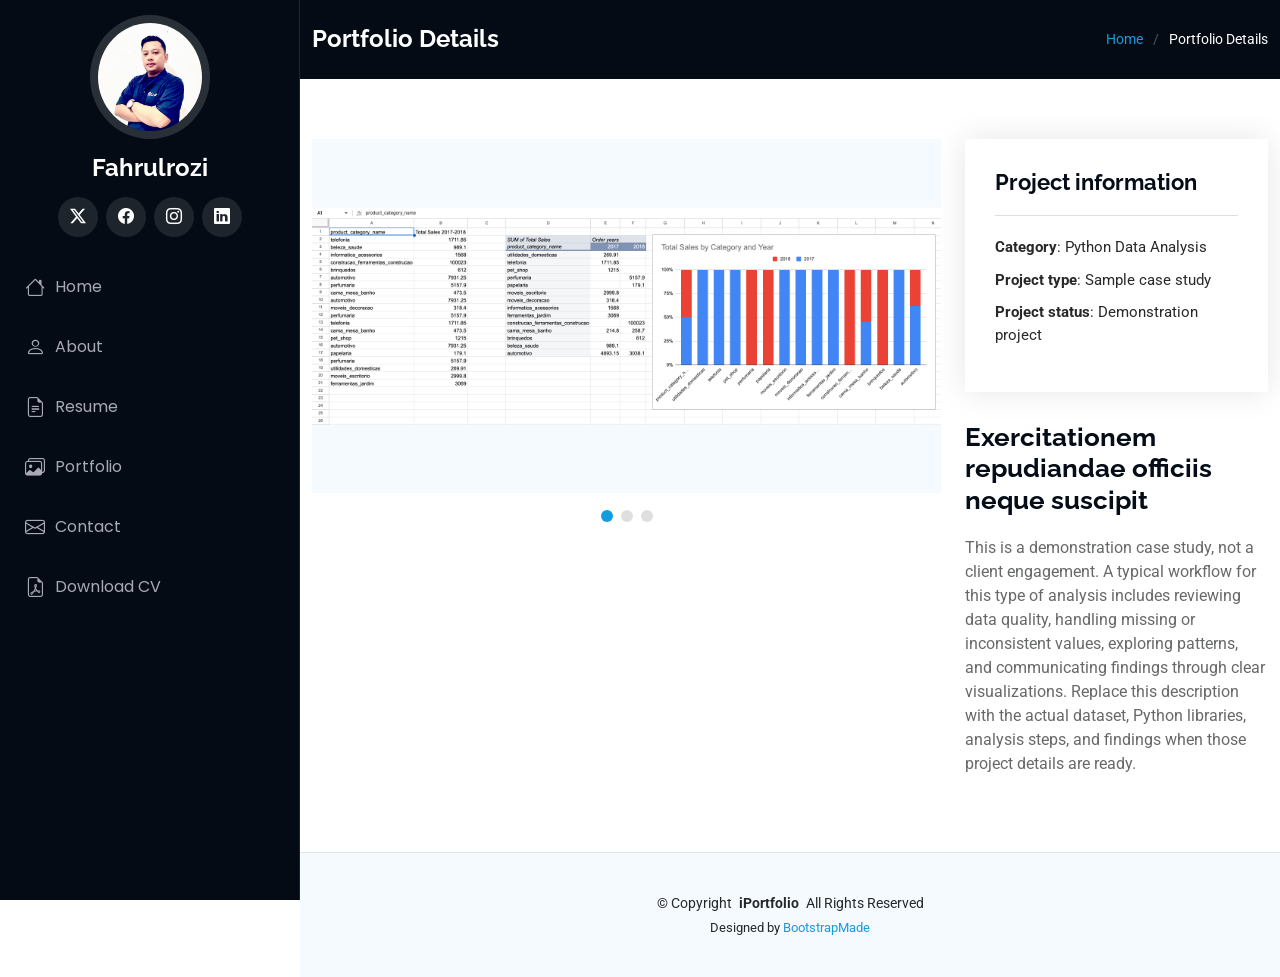
<file: portfolio-details-python.html>
<!DOCTYPE html>
<html lang="en">

<head>
  <meta charset="utf-8">
  <meta content="width=device-width, initial-scale=1.0" name="viewport">
  <title>Portfolio Details - iPortfolio Bootstrap Template</title>
  <meta name="description" content="Sample Python data analysis case study for data cleaning, exploratory analysis, and visualization.">
  <meta content="" name="keywords">

  <!-- Favicons -->
  <link href="assets/img/favicon.png" rel="icon">
  <link href="assets/img/apple-touch-icon.png" rel="apple-touch-icon">

  <!-- Fonts -->
  <link href="https://fonts.googleapis.com" rel="preconnect">
  <link href="https://fonts.gstatic.com" rel="preconnect" crossorigin>
  <link href="https://fonts.googleapis.com/css2?family=Roboto:ital,wght@0,100;0,300;0,400;0,500;0,700;0,900;1,100;1,300;1,400;1,500;1,700;1,900&family=Poppins:ital,wght@0,100;0,200;0,300;0,400;0,500;0,600;0,700;0,800;0,900;1,100;1,200;1,300;1,400;1,500;1,600;1,700;1,800;1,900&family=Raleway:ital,wght@0,100;0,200;0,300;0,400;0,500;0,600;0,700;0,800;0,900;1,100;1,200;1,300;1,400;1,500;1,600;1,700;1,800;1,900&display=swap" rel="stylesheet">

  <!-- Vendor CSS Files -->
  <link href="assets/vendor/bootstrap/css/bootstrap.min.css" rel="stylesheet">
  <link href="assets/vendor/bootstrap-icons/bootstrap-icons.css" rel="stylesheet">
  <link href="assets/vendor/aos/aos.css" rel="stylesheet">
  <link href="assets/vendor/glightbox/css/glightbox.min.css" rel="stylesheet">
  <link href="assets/vendor/swiper/swiper-bundle.min.css" rel="stylesheet">

  <!-- Main CSS File -->
  <link href="assets/css/main.css" rel="stylesheet">

  <!-- =======================================================
  * Template Name: iPortfolio
  * Template URL: https://bootstrapmade.com/iportfolio-bootstrap-portfolio-websites-template/
  * Updated: Jun 29 2024 with Bootstrap v5.3.3
  * Author: BootstrapMade.com
  * License: https://bootstrapmade.com/license/
  ======================================================== -->
</head>

<body class="portfolio-details-page">

  <header id="header" class="header dark-background d-flex flex-column">
    <i class="header-toggle d-xl-none bi bi-list"></i>

    <div class="profile-img">
      <img src="assets/img/my-profile-img.jpg" alt="" class="img-fluid rounded-circle">
    </div>

    <a href="index.html" class="logo d-flex align-items-center justify-content-center">
      <!-- Uncomment the line below if you also wish to use an image logo -->
      <!-- <img src="assets/img/logo.png" alt=""> -->
      <h1 class="sitename">Fahrulrozi</h1>
    </a>

    <div class="social-links text-center">
      <a href="https://x.com/fahrulrozhee" class="twitter"><i class="bi bi-twitter-x"></i></a>
      <a href="https://www.facebook.com/Fahrulr0zii/" class="facebook"><i class="bi bi-facebook"></i></a>
      <a href="https://www.instagram.com/fahrul_r0zii/" class="instagram"><i class="bi bi-instagram"></i></a>
      <a href="https://www.linkedin.com/in/fahrulrozi-621724a4/" class="linkedin"><i class="bi bi-linkedin"></i></a>
    </div>

    <nav id="navmenu" class="navmenu">
      <ul>
        <li><a href="index.html#hero"><i class="bi bi-house navicon"></i>Home</a></li>
        <li><a href="index.html#about"><i class="bi bi-person navicon"></i> About</a></li>
        <li><a href="index.html#resume"><i class="bi bi-file-earmark-text navicon"></i> Resume</a></li>
        <li><a href="index.html#portfolio"><i class="bi bi-images navicon"></i> Portfolio</a></li>
        <li><a href="index.html#contact"><i class="bi bi-envelope navicon"></i> Contact</a></li>
        <li><a href="assets/CV - Fahrulrozi.pdf"><i class="bi bi-file-earmark-pdf navicon"></i> Download CV</a></li>
      </ul>
    </nav>

  </header>

  <main class="main">

    <!-- Page Title -->
    <div class="page-title dark-background">
      <div class="container d-lg-flex justify-content-between align-items-center">
        <h1 class="mb-2 mb-lg-0">Portfolio Details</h1>
        <nav class="breadcrumbs">
          <ol>
            <li><a href="index.html">Home</a></li>
            <li class="current">Portfolio Details</li>
          </ol>
        </nav>
      </div>
    </div><!-- End Page Title -->

    <!-- Portfolio Details Section -->
    <section id="portfolio-details" class="portfolio-details section">

      <div class="container" data-aos="fade-up" data-aos-delay="100">

        <!-- Spreadsheet galery -->

        <div class="row gy-4">

          <div class="col-lg-8">
            <div class="portfolio-details-slider swiper init-swiper">

              <script type="SpreadSheet/json" class="swiper-config">
                {
                  "loop": true,
                  "speed": 600,
                  "autoplay": {
                    "delay": 5000
                  },
                  "slidesPerView": "auto",
                  "pagination": {
                    "el": ".swiper-pagination",
                    "type": "bullets",
                    "clickable": true
                  }
                }
              </script>

              <div class="swiper-wrapper align-items-center">

                <div class="swiper-slide">
                  <img src="assets/img/portfolio/excel-1.jpg" alt="">
                </div>

                <div class="swiper-slide">
                  <img src="assets/img/portfolio/excel-2.jpg" alt="">
                </div>

                <div class="swiper-slide">
                  <img src="assets/img/portfolio/excel-3.jpg" alt="">
                </div>
              </div>
              <div class="swiper-pagination"></div>
            </div>
          </div>

          <div class="col-lg-4">
            <div class="portfolio-info" data-aos="fade-up" data-aos-delay="200">
              <h3>Project information</h3>
              <ul>
                <li><strong>Category</strong>: Python Data Analysis</li>
                <li><strong>Project type</strong>: Sample case study</li>
                <li><strong>Project status</strong>: Demonstration project</li>
              </ul>
            </div>
            <div class="portfolio-description" data-aos="fade-up" data-aos-delay="300">
              <h2>Exercitationem repudiandae officiis neque suscipit</h2>
              <p>
                This is a demonstration case study, not a client engagement. A typical workflow for this type of analysis includes reviewing data quality, handling missing or inconsistent values, exploring patterns, and communicating findings through clear visualizations. Replace this description with the actual dataset, Python libraries, analysis steps, and findings when those project details are ready.</p>
            </div>
          </div>

        </div>

      </div>

      <!-- Excel -->
      <!-- Power BI -->
      <!-- Python -->
      <!-- Implementation -->

    </section><!-- /Portfolio Details Section -->

  </main>

  <footer id="footer" class="footer position-relative light-background">

    <div class="container">
      <div class="copyright text-center ">
        <p>© <span>Copyright</span> <strong class="px-1 sitename">iPortfolio</strong> <span>All Rights Reserved</span></p>
      </div>
      <div class="credits">
        <!-- All the links in the footer should remain intact. -->
        <!-- You can delete the links only if you've purchased the pro version. -->
        <!-- Licensing information: https://bootstrapmade.com/license/ -->
        <!-- Purchase the pro version with working PHP/AJAX contact form: [buy-url] -->
        Designed by <a href="https://bootstrapmade.com/">BootstrapMade</a>
      </div>
    </div>

  </footer>

  <!-- Scroll Top -->
  <a href="#" id="scroll-top" class="scroll-top d-flex align-items-center justify-content-center"><i class="bi bi-arrow-up-short"></i></a>

  <!-- Preloader -->
  <div id="preloader"></div>

  <!-- Vendor JS Files -->
  <script src="assets/vendor/bootstrap/js/bootstrap.bundle.min.js"></script>
  <script src="assets/vendor/php-email-form/validate.js"></script>
  <script src="assets/vendor/aos/aos.js"></script>
  <script src="assets/vendor/typed.js/typed.umd.js"></script>
  <script src="assets/vendor/purecounter/purecounter_vanilla.js"></script>
  <script src="assets/vendor/waypoints/noframework.waypoints.js"></script>
  <script src="assets/vendor/glightbox/js/glightbox.min.js"></script>
  <script src="assets/vendor/imagesloaded/imagesloaded.pkgd.min.js"></script>
  <script src="assets/vendor/isotope-layout/isotope.pkgd.min.js"></script>
  <script src="assets/vendor/swiper/swiper-bundle.min.js"></script>

  <!-- Main JS File -->
  <script src="assets/js/main.js"></script>

<script data-goatcounter="https://fahrulrozi.goatcounter.com/count" async src="https://gc.zgo.at/count.js"></script>
</body>

</html>
</file>
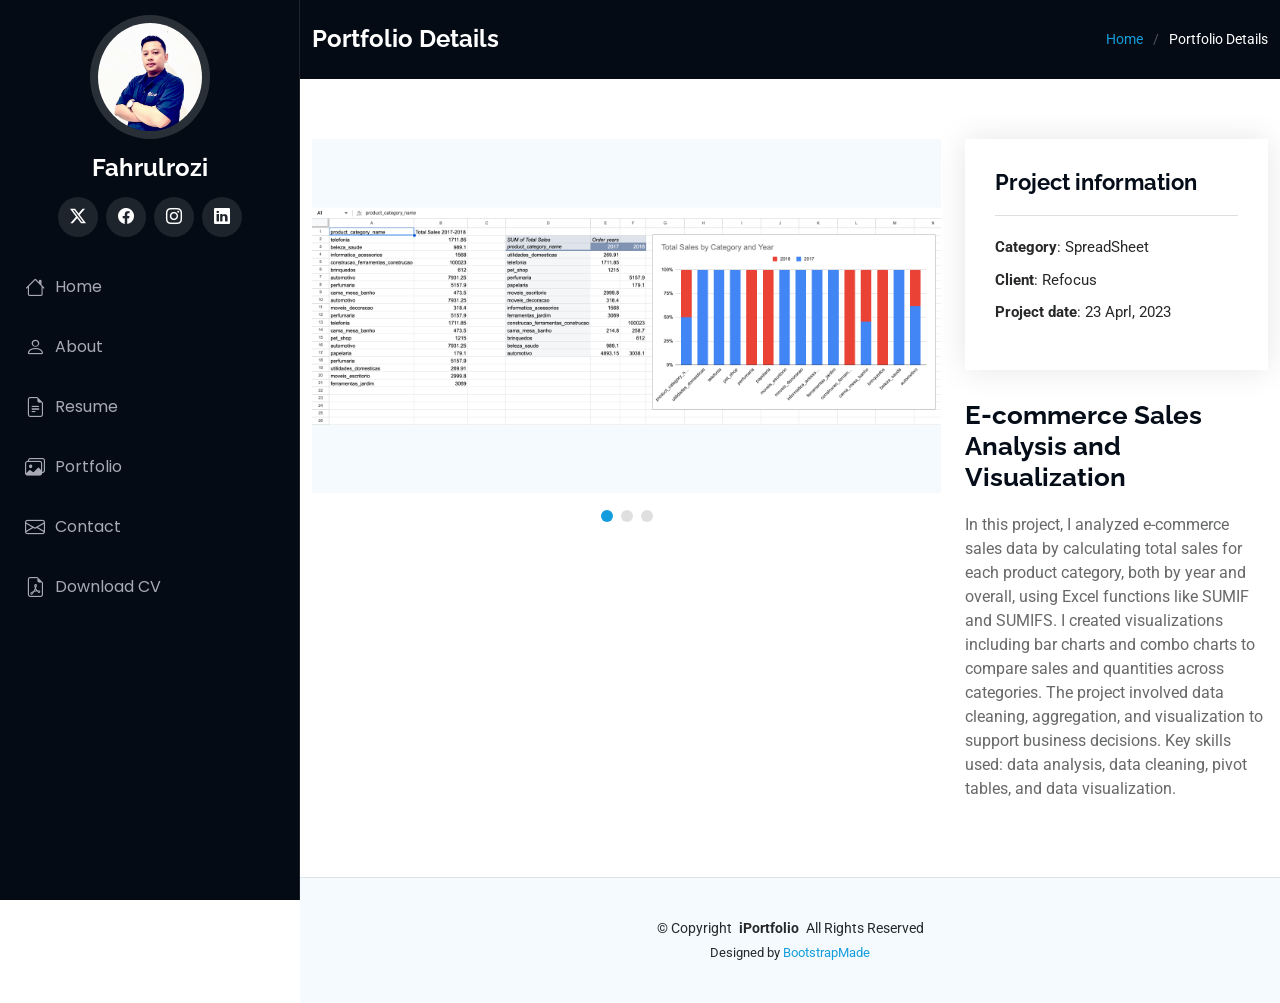
<file: portfolio-details-spreadsheet.html>
<!DOCTYPE html>
<html lang="en">

<head>
  <meta charset="utf-8">
  <meta content="width=device-width, initial-scale=1.0" name="viewport">
  <title>Portfolio Details - iPortfolio Bootstrap Template</title>
  <meta content="" name="description">
  <meta content="" name="keywords">

  <!-- Favicons -->
  <link href="assets/img/favicon.png" rel="icon">
  <link href="assets/img/apple-touch-icon.png" rel="apple-touch-icon">

  <!-- Fonts -->
  <link href="https://fonts.googleapis.com" rel="preconnect">
  <link href="https://fonts.gstatic.com" rel="preconnect" crossorigin>
  <link href="https://fonts.googleapis.com/css2?family=Roboto:ital,wght@0,100;0,300;0,400;0,500;0,700;0,900;1,100;1,300;1,400;1,500;1,700;1,900&family=Poppins:ital,wght@0,100;0,200;0,300;0,400;0,500;0,600;0,700;0,800;0,900;1,100;1,200;1,300;1,400;1,500;1,600;1,700;1,800;1,900&family=Raleway:ital,wght@0,100;0,200;0,300;0,400;0,500;0,600;0,700;0,800;0,900;1,100;1,200;1,300;1,400;1,500;1,600;1,700;1,800;1,900&display=swap" rel="stylesheet">

  <!-- Vendor CSS Files -->
  <link href="assets/vendor/bootstrap/css/bootstrap.min.css" rel="stylesheet">
  <link href="assets/vendor/bootstrap-icons/bootstrap-icons.css" rel="stylesheet">
  <link href="assets/vendor/aos/aos.css" rel="stylesheet">
  <link href="assets/vendor/glightbox/css/glightbox.min.css" rel="stylesheet">
  <link href="assets/vendor/swiper/swiper-bundle.min.css" rel="stylesheet">

  <!-- Main CSS File -->
  <link href="assets/css/main.css" rel="stylesheet">

  <!-- =======================================================
  * Template Name: iPortfolio
  * Template URL: https://bootstrapmade.com/iportfolio-bootstrap-portfolio-websites-template/
  * Updated: Jun 29 2024 with Bootstrap v5.3.3
  * Author: BootstrapMade.com
  * License: https://bootstrapmade.com/license/
  ======================================================== -->
</head>

<body class="portfolio-details-page">

  <header id="header" class="header dark-background d-flex flex-column">
    <i class="header-toggle d-xl-none bi bi-list"></i>

    <div class="profile-img">
      <img src="assets/img/my-profile-img.jpg" alt="" class="img-fluid rounded-circle">
    </div>

    <a href="index.html" class="logo d-flex align-items-center justify-content-center">
      <!-- Uncomment the line below if you also wish to use an image logo -->
      <!-- <img src="assets/img/logo.png" alt=""> -->
      <h1 class="sitename">Fahrulrozi</h1>
    </a>

    <div class="social-links text-center">
      <a href="https://x.com/fahrulrozhee" class="twitter"><i class="bi bi-twitter-x"></i></a>
      <a href="https://www.facebook.com/Fahrulr0zii/" class="facebook"><i class="bi bi-facebook"></i></a>
      <a href="https://www.instagram.com/fahrul_r0zii/" class="instagram"><i class="bi bi-instagram"></i></a>
      <a href="https://www.linkedin.com/in/fahrulrozi-621724a4/" class="linkedin"><i class="bi bi-linkedin"></i></a>
    </div>

    <nav id="navmenu" class="navmenu">
      <ul>
        <li><a href="index.html#hero"><i class="bi bi-house navicon"></i>Home</a></li>
        <li><a href="index.html#about"><i class="bi bi-person navicon"></i> About</a></li>
        <li><a href="index.html#resume"><i class="bi bi-file-earmark-text navicon"></i> Resume</a></li>
        <li><a href="index.html#portfolio"><i class="bi bi-images navicon"></i> Portfolio</a></li>
        <li><a href="index.html#contact"><i class="bi bi-envelope navicon"></i> Contact</a></li>
        <li><a href="assets/CV - Fahrulrozi.pdf"><i class="bi bi-file-earmark-pdf navicon"></i> Download CV</a></li>
      </ul>
    </nav>

  </header>

  <main class="main">

    <!-- Page Title -->
    <div class="page-title dark-background">
      <div class="container d-lg-flex justify-content-between align-items-center">
        <h1 class="mb-2 mb-lg-0">Portfolio Details</h1>
        <nav class="breadcrumbs">
          <ol>
            <li><a href="index.html">Home</a></li>
            <li class="current">Portfolio Details</li>
          </ol>
        </nav>
      </div>
    </div><!-- End Page Title -->

    <!-- Portfolio Details Section -->
    <section id="portfolio-details" class="portfolio-details section">

      <div class="container" data-aos="fade-up" data-aos-delay="100">

        <!-- Spreadsheet galery -->

        <div class="row gy-4">

          <div class="col-lg-8">
            <div class="portfolio-details-slider swiper init-swiper">

              <script type="SpreadSheet/json" class="swiper-config">
                {
                  "loop": true,
                  "speed": 600,
                  "autoplay": {
                    "delay": 5000
                  },
                  "slidesPerView": "auto",
                  "pagination": {
                    "el": ".swiper-pagination",
                    "type": "bullets",
                    "clickable": true
                  }
                }
              </script>

              <div class="swiper-wrapper align-items-center">

                <div class="swiper-slide">
                  <img src="assets/img/portfolio/excel-1.jpg" alt="">
                </div>

                <div class="swiper-slide">
                  <img src="assets/img/portfolio/excel-2.jpg" alt="">
                </div>

                <div class="swiper-slide">
                  <img src="assets/img/portfolio/excel-3.jpg" alt="">
                </div>
              </div>
              <div class="swiper-pagination"></div>
            </div>
          </div>

          <div class="col-lg-4">
            <div class="portfolio-info" data-aos="fade-up" data-aos-delay="200">
              <h3>Project information</h3>
              <ul>
                <li><strong>Category</strong>: SpreadSheet</li>
                <li><strong>Client</strong>: Refocus</li>
                <li><strong>Project date</strong>: 23 Aprl, 2023</li>
              </ul>
            </div>
            <div class="portfolio-description" data-aos="fade-up" data-aos-delay="300">
              <h2>E-commerce Sales Analysis and Visualization</h2>
              <p>
                In this project, I analyzed e-commerce sales data by calculating total sales for each product category, both by year and overall, using Excel functions like SUMIF and SUMIFS. I created visualizations including bar charts and combo charts to compare sales and quantities across categories. The project involved data cleaning, aggregation, and visualization to support business decisions. Key skills used: data analysis, data cleaning, pivot tables, and data visualization.
              </p>
            </div>
          </div>

        </div>

      </div>

      <!-- Excel -->
      <!-- Power BI -->
      <!-- Python -->
      <!-- Implementation -->

    </section><!-- /Portfolio Details Section -->

  </main>

  <footer id="footer" class="footer position-relative light-background">

    <div class="container">
      <div class="copyright text-center ">
        <p>© <span>Copyright</span> <strong class="px-1 sitename">iPortfolio</strong> <span>All Rights Reserved</span></p>
      </div>
      <div class="credits">
        <!-- All the links in the footer should remain intact. -->
        <!-- You can delete the links only if you've purchased the pro version. -->
        <!-- Licensing information: https://bootstrapmade.com/license/ -->
        <!-- Purchase the pro version with working PHP/AJAX contact form: [buy-url] -->
        Designed by <a href="https://bootstrapmade.com/">BootstrapMade</a>
      </div>
    </div>

  </footer>

  <!-- Scroll Top -->
  <a href="#" id="scroll-top" class="scroll-top d-flex align-items-center justify-content-center"><i class="bi bi-arrow-up-short"></i></a>

  <!-- Preloader -->
  <div id="preloader"></div>

  <!-- Vendor JS Files -->
  <script src="assets/vendor/bootstrap/js/bootstrap.bundle.min.js"></script>
  <script src="assets/vendor/php-email-form/validate.js"></script>
  <script src="assets/vendor/aos/aos.js"></script>
  <script src="assets/vendor/typed.js/typed.umd.js"></script>
  <script src="assets/vendor/purecounter/purecounter_vanilla.js"></script>
  <script src="assets/vendor/waypoints/noframework.waypoints.js"></script>
  <script src="assets/vendor/glightbox/js/glightbox.min.js"></script>
  <script src="assets/vendor/imagesloaded/imagesloaded.pkgd.min.js"></script>
  <script src="assets/vendor/isotope-layout/isotope.pkgd.min.js"></script>
  <script src="assets/vendor/swiper/swiper-bundle.min.js"></script>

  <!-- Main JS File -->
  <script src="assets/js/main.js"></script>

</body>

</html>
</file>
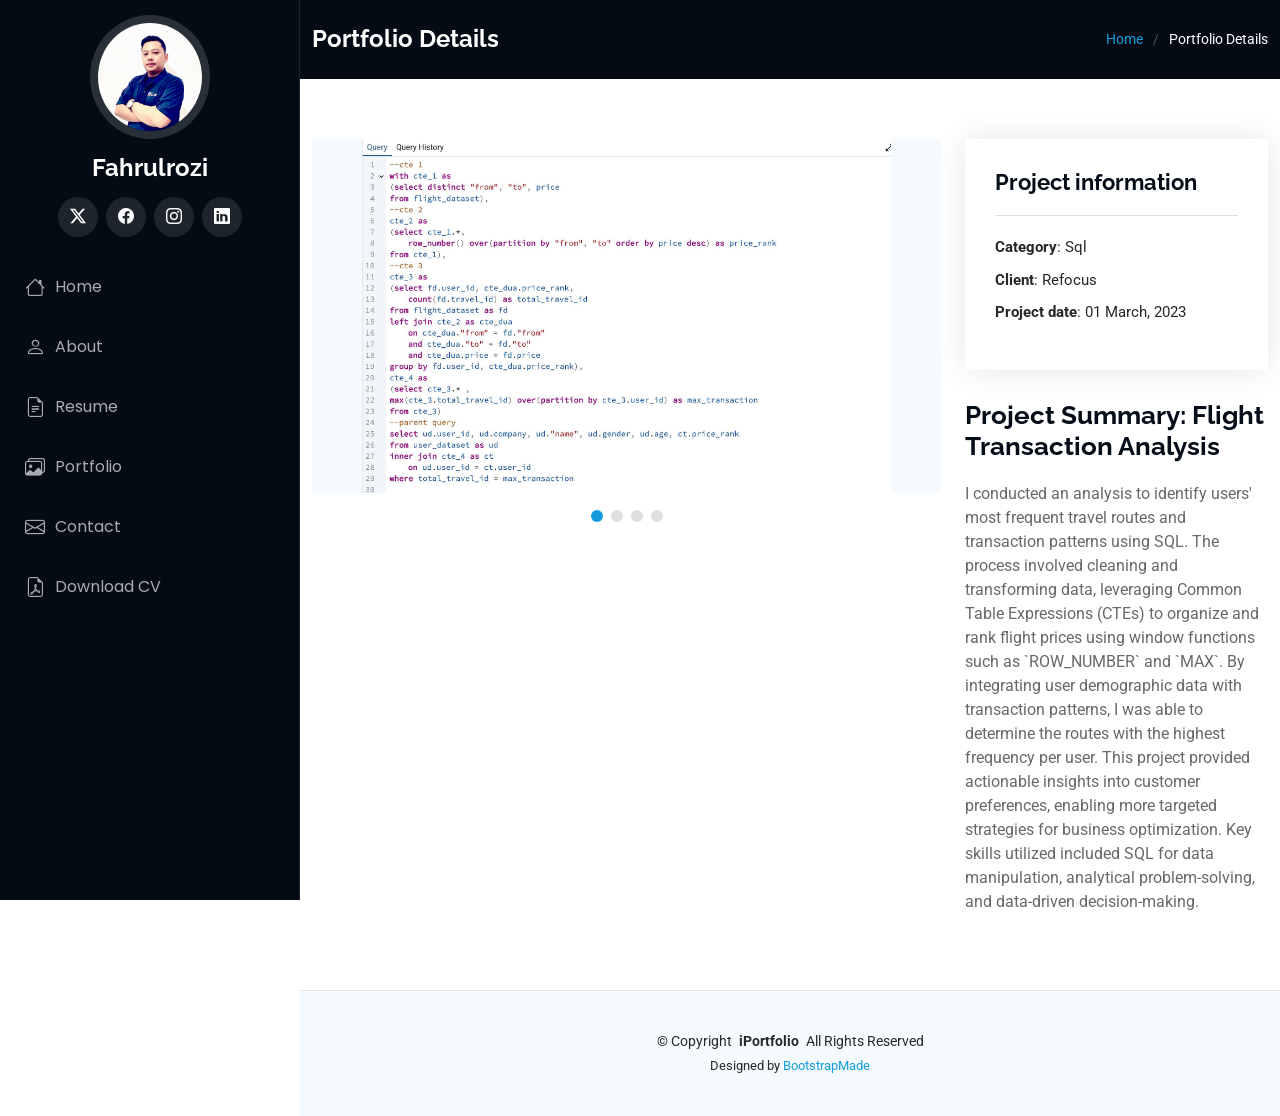
<file: portfolio-details-sql.html>
<!DOCTYPE html>
<html lang="en">

<head>
  <meta charset="utf-8">
  <meta content="width=device-width, initial-scale=1.0" name="viewport">
  <title>Portfolio Details - iPortfolio Bootstrap Template</title>
  <meta content="" name="description">
  <meta content="" name="keywords">

  <!-- Favicons -->
  <link href="assets/img/favicon.png" rel="icon">
  <link href="assets/img/apple-touch-icon.png" rel="apple-touch-icon">

  <!-- Fonts -->
  <link href="https://fonts.googleapis.com" rel="preconnect">
  <link href="https://fonts.gstatic.com" rel="preconnect" crossorigin>
  <link href="https://fonts.googleapis.com/css2?family=Roboto:ital,wght@0,100;0,300;0,400;0,500;0,700;0,900;1,100;1,300;1,400;1,500;1,700;1,900&family=Poppins:ital,wght@0,100;0,200;0,300;0,400;0,500;0,600;0,700;0,800;0,900;1,100;1,200;1,300;1,400;1,500;1,600;1,700;1,800;1,900&family=Raleway:ital,wght@0,100;0,200;0,300;0,400;0,500;0,600;0,700;0,800;0,900;1,100;1,200;1,300;1,400;1,500;1,600;1,700;1,800;1,900&display=swap" rel="stylesheet">

  <!-- Vendor CSS Files -->
  <link href="assets/vendor/bootstrap/css/bootstrap.min.css" rel="stylesheet">
  <link href="assets/vendor/bootstrap-icons/bootstrap-icons.css" rel="stylesheet">
  <link href="assets/vendor/aos/aos.css" rel="stylesheet">
  <link href="assets/vendor/glightbox/css/glightbox.min.css" rel="stylesheet">
  <link href="assets/vendor/swiper/swiper-bundle.min.css" rel="stylesheet">

  <!-- Main CSS File -->
  <link href="assets/css/main.css" rel="stylesheet">

  <!-- =======================================================
  * Template Name: iPortfolio
  * Template URL: https://bootstrapmade.com/iportfolio-bootstrap-portfolio-websites-template/
  * Updated: Jun 29 2024 with Bootstrap v5.3.3
  * Author: BootstrapMade.com
  * License: https://bootstrapmade.com/license/
  ======================================================== -->
</head>

<body class="portfolio-details-page">

  <header id="header" class="header dark-background d-flex flex-column">
    <i class="header-toggle d-xl-none bi bi-list"></i>

    <div class="profile-img">
      <img src="assets/img/my-profile-img.jpg" alt="" class="img-fluid rounded-circle">
    </div>

    <a href="index.html" class="logo d-flex align-items-center justify-content-center">
      <!-- Uncomment the line below if you also wish to use an image logo -->
      <!-- <img src="assets/img/logo.png" alt=""> -->
      <h1 class="sitename">Fahrulrozi</h1>
    </a>

    <div class="social-links text-center">
      <a href="https://x.com/fahrulrozhee" class="twitter"><i class="bi bi-twitter-x"></i></a>
      <a href="https://www.facebook.com/Fahrulr0zii/" class="facebook"><i class="bi bi-facebook"></i></a>
      <a href="https://www.instagram.com/fahrul_r0zii/" class="instagram"><i class="bi bi-instagram"></i></a>
      <a href="https://www.linkedin.com/in/fahrulrozi-621724a4/" class="linkedin"><i class="bi bi-linkedin"></i></a>
    </div>

    <nav id="navmenu" class="navmenu">
      <ul>
        <li><a href="index.html#hero"><i class="bi bi-house navicon"></i>Home</a></li>
        <li><a href="index.html#about"><i class="bi bi-person navicon"></i> About</a></li>
        <li><a href="index.html#resume"><i class="bi bi-file-earmark-text navicon"></i> Resume</a></li>
        <li><a href="index.html#portfolio"><i class="bi bi-images navicon"></i> Portfolio</a></li>
        <li><a href="index.html#contact"><i class="bi bi-envelope navicon"></i> Contact</a></li>
        <li><a href="assets/CV - Fahrulrozi.pdf"><i class="bi bi-file-earmark-pdf navicon"></i> Download CV</a></li>
      </ul>
    </nav>

  </header>

  <main class="main">

    <!-- Page Title -->
    <div class="page-title dark-background">
      <div class="container d-lg-flex justify-content-between align-items-center">
        <h1 class="mb-2 mb-lg-0">Portfolio Details</h1>
        <nav class="breadcrumbs">
          <ol>
            <li><a href="index.html">Home</a></li>
            <li class="current">Portfolio Details</li>
          </ol>
        </nav>
      </div>
    </div><!-- End Page Title -->

    <!-- Portfolio Details Section -->
    <section id="portfolio-details" class="portfolio-details section">

      <div class="container" data-aos="fade-up" data-aos-delay="100">

        <!-- Spreadsheet galery -->

        <div class="row gy-4">

          <div class="col-lg-8">
            <div class="portfolio-details-slider swiper init-swiper">

              <script type="SpreadSheet/json" class="swiper-config">
                {
                  "loop": true,
                  "speed": 600,
                  "autoplay": {
                    "delay": 5000
                  },
                  "slidesPerView": "auto",
                  "pagination": {
                    "el": ".swiper-pagination",
                    "type": "bullets",
                    "clickable": true
                  }
                }
              </script>

              <div class="swiper-wrapper align-items-center">

                <div class="swiper-slide">
                  <img src="assets/img/portfolio/sql-1.jpg" alt="">
                </div>
                <div class="swiper-slide">
                  <img src="assets/img/portfolio/sql-2.jpg" alt="">
                </div>
                <div class="swiper-slide">
                  <img src="assets/img/portfolio/sql-3.jpg" alt="">
                </div>
                <div class="swiper-slide">
                  <img src="assets/img/portfolio/sql-4.jpg" alt="">
                </div>
              </div>
              <div class="swiper-pagination"></div>
            </div>
          </div>

          <div class="col-lg-4">
            <div class="portfolio-info" data-aos="fade-up" data-aos-delay="200">
              <h3>Project information</h3>
              <ul>
                <li><strong>Category</strong>: Sql</li>
                <li><strong>Client</strong>: Refocus</li>
                <li><strong>Project date</strong>: 01 March, 2023</li>
              </ul>
            </div>
            <div class="portfolio-description" data-aos="fade-up" data-aos-delay="300">
              <h2>Project Summary: Flight Transaction Analysis</h2>
              <p> 
                I conducted an analysis to identify users' most frequent travel routes and transaction patterns using SQL. The process involved cleaning and transforming data, leveraging Common Table Expressions (CTEs) to organize and rank flight prices using window functions such as `ROW_NUMBER` and `MAX`. By integrating user demographic data with transaction patterns, I was able to determine the routes with the highest frequency per user. This project provided actionable insights into customer preferences, enabling more targeted strategies for business optimization. Key skills utilized included SQL for data manipulation, analytical problem-solving, and data-driven decision-making.
            </div>
          </div>

        </div>

      </div>

      <!-- Excel -->
      <!-- Power BI -->
      <!-- Python -->
      <!-- Implementation -->

    </section><!-- /Portfolio Details Section -->

  </main>

  <footer id="footer" class="footer position-relative light-background">

    <div class="container">
      <div class="copyright text-center ">
        <p>© <span>Copyright</span> <strong class="px-1 sitename">iPortfolio</strong> <span>All Rights Reserved</span></p>
      </div>
      <div class="credits">
        <!-- All the links in the footer should remain intact. -->
        <!-- You can delete the links only if you've purchased the pro version. -->
        <!-- Licensing information: https://bootstrapmade.com/license/ -->
        <!-- Purchase the pro version with working PHP/AJAX contact form: [buy-url] -->
        Designed by <a href="https://bootstrapmade.com/">BootstrapMade</a>
      </div>
    </div>

  </footer>

  <!-- Scroll Top -->
  <a href="#" id="scroll-top" class="scroll-top d-flex align-items-center justify-content-center"><i class="bi bi-arrow-up-short"></i></a>

  <!-- Preloader -->
  <div id="preloader"></div>

  <!-- Vendor JS Files -->
  <script src="assets/vendor/bootstrap/js/bootstrap.bundle.min.js"></script>
  <script src="assets/vendor/php-email-form/validate.js"></script>
  <script src="assets/vendor/aos/aos.js"></script>
  <script src="assets/vendor/typed.js/typed.umd.js"></script>
  <script src="assets/vendor/purecounter/purecounter_vanilla.js"></script>
  <script src="assets/vendor/waypoints/noframework.waypoints.js"></script>
  <script src="assets/vendor/glightbox/js/glightbox.min.js"></script>
  <script src="assets/vendor/imagesloaded/imagesloaded.pkgd.min.js"></script>
  <script src="assets/vendor/isotope-layout/isotope.pkgd.min.js"></script>
  <script src="assets/vendor/swiper/swiper-bundle.min.js"></script>

  <!-- Main JS File -->
  <script src="assets/js/main.js"></script>

</body>

</html>
</file>
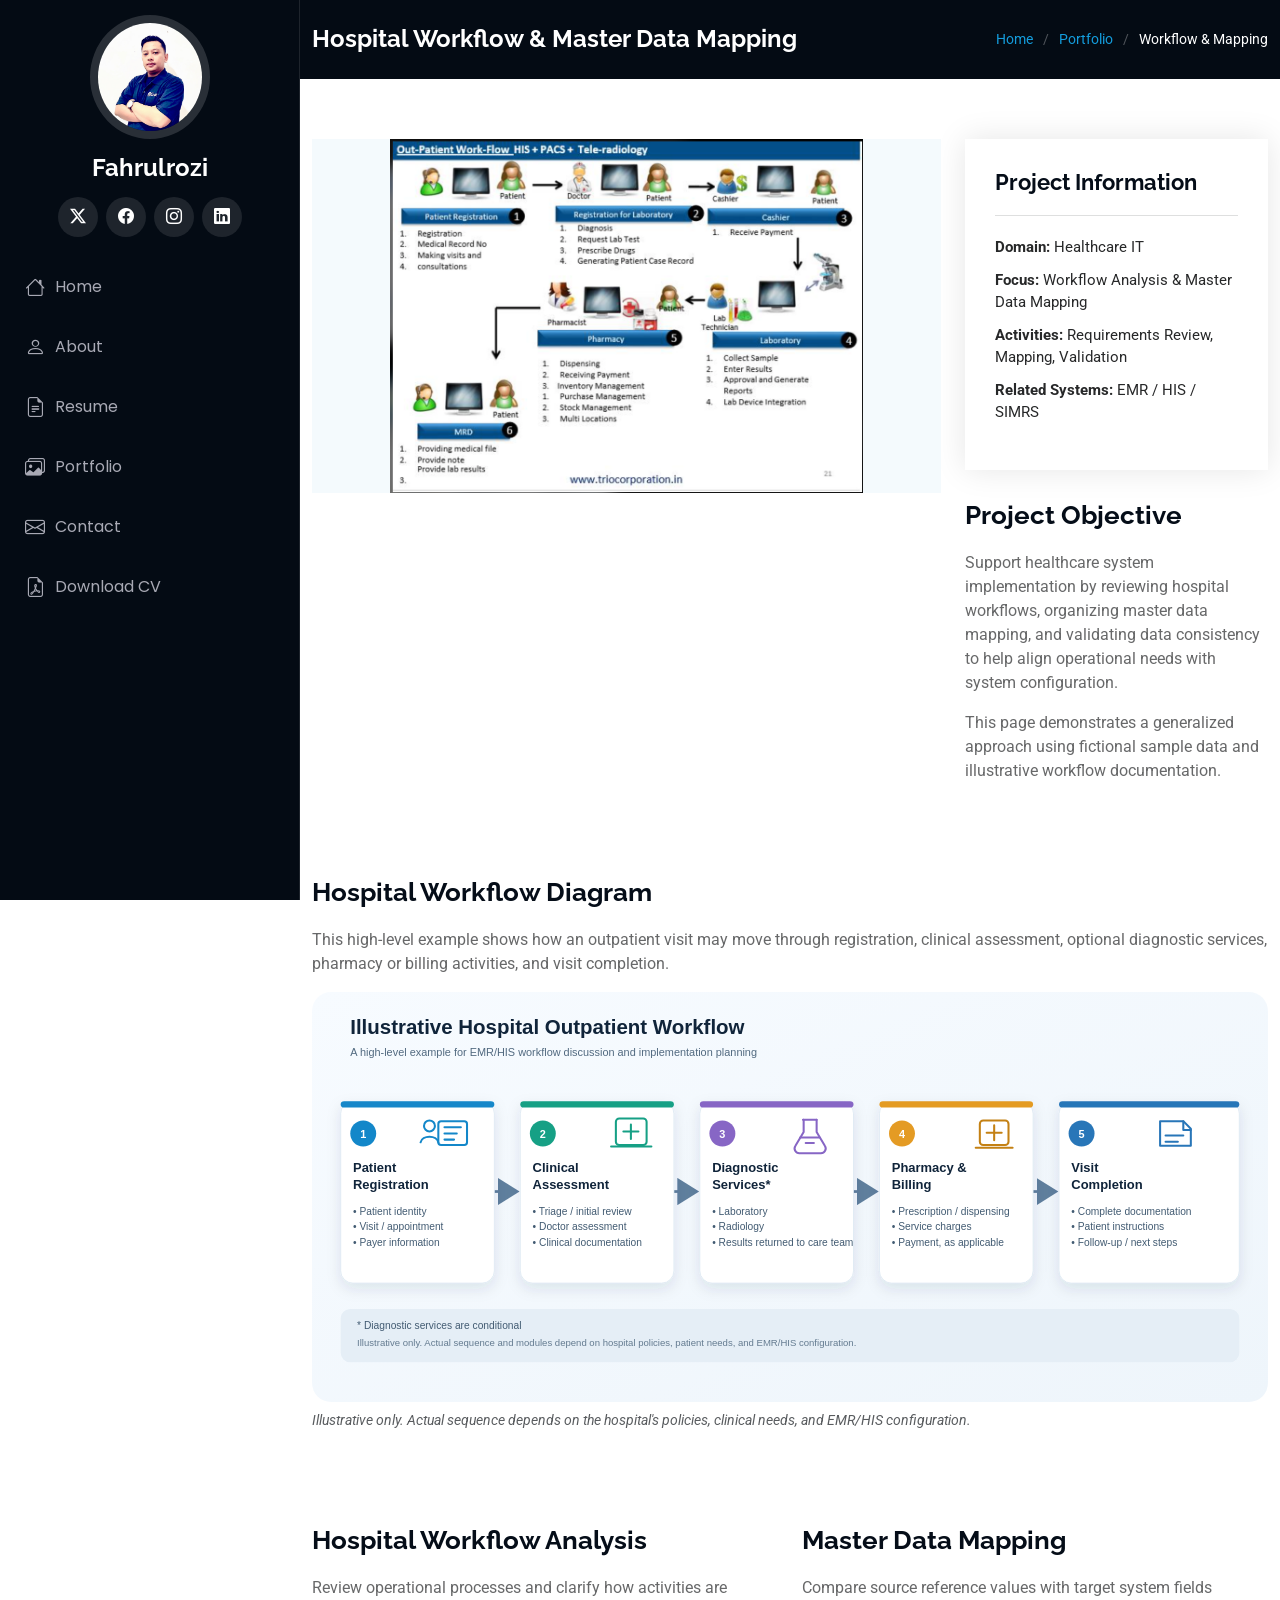
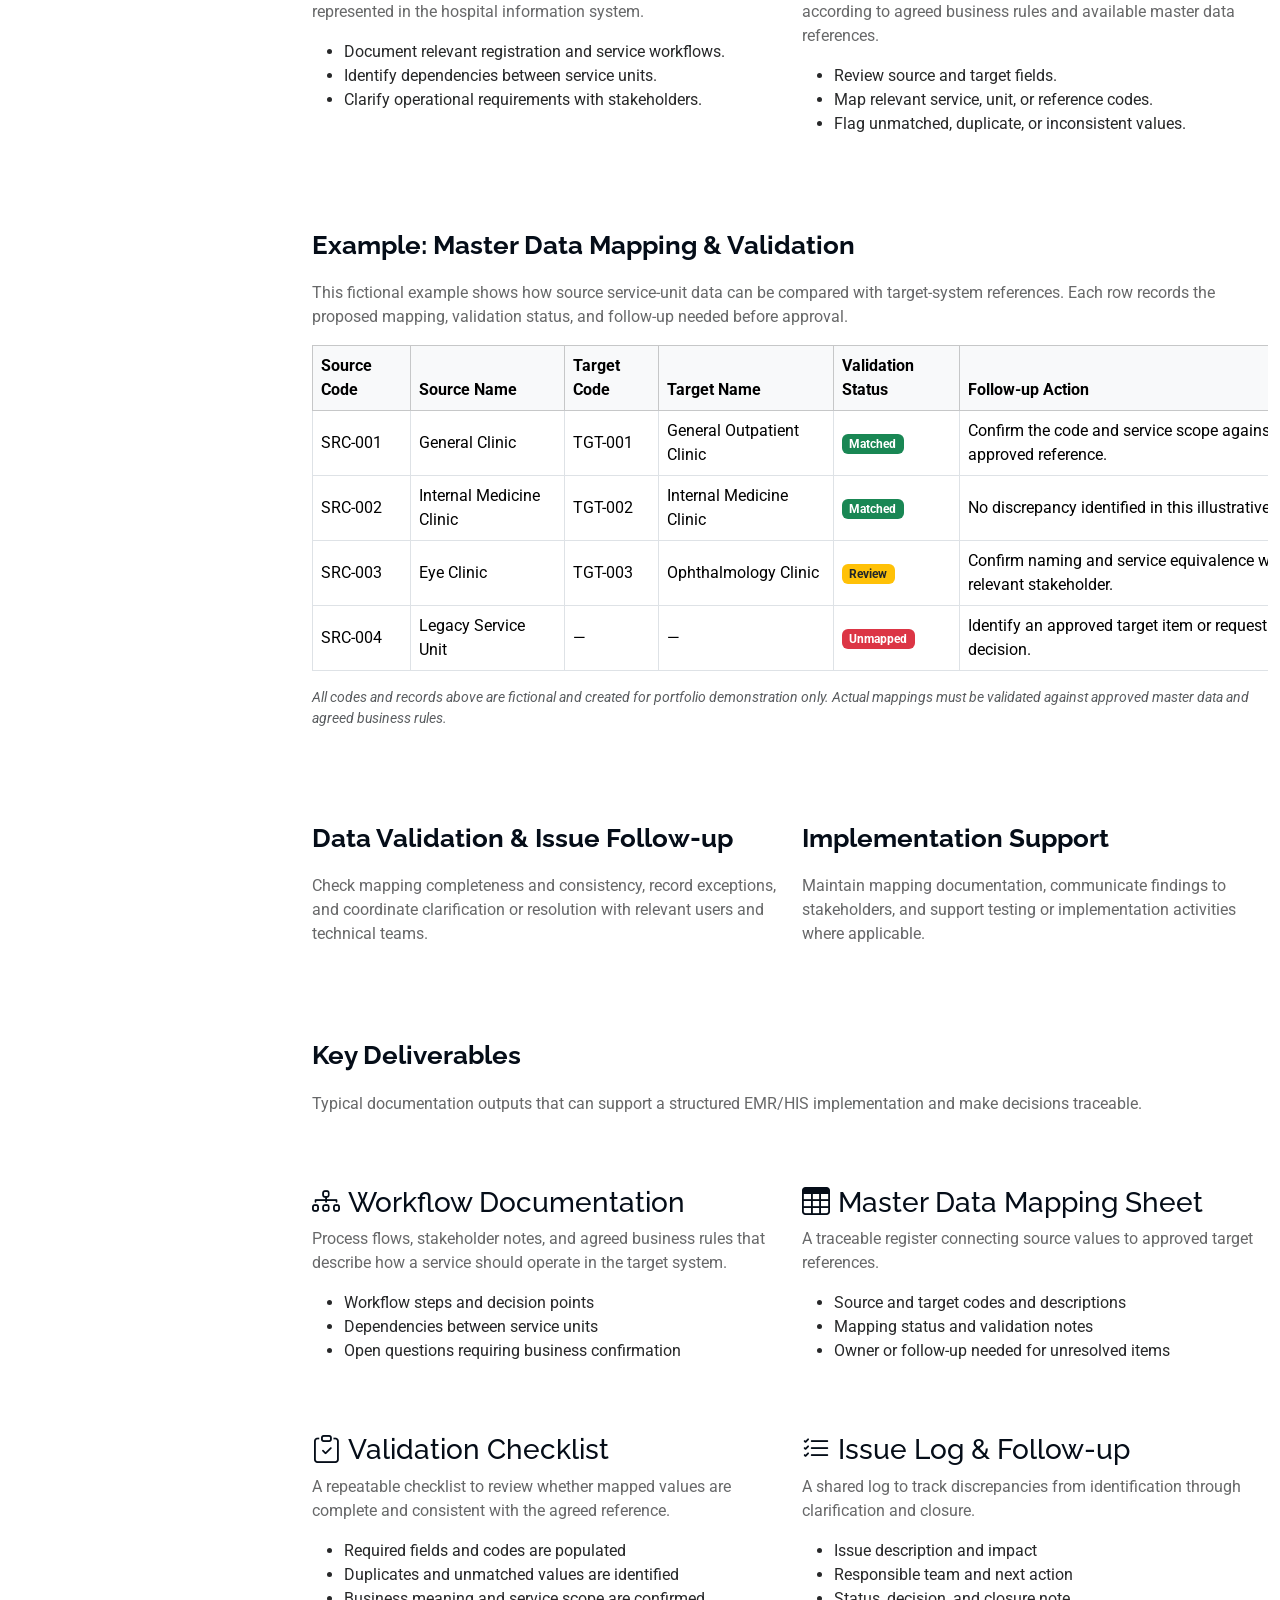
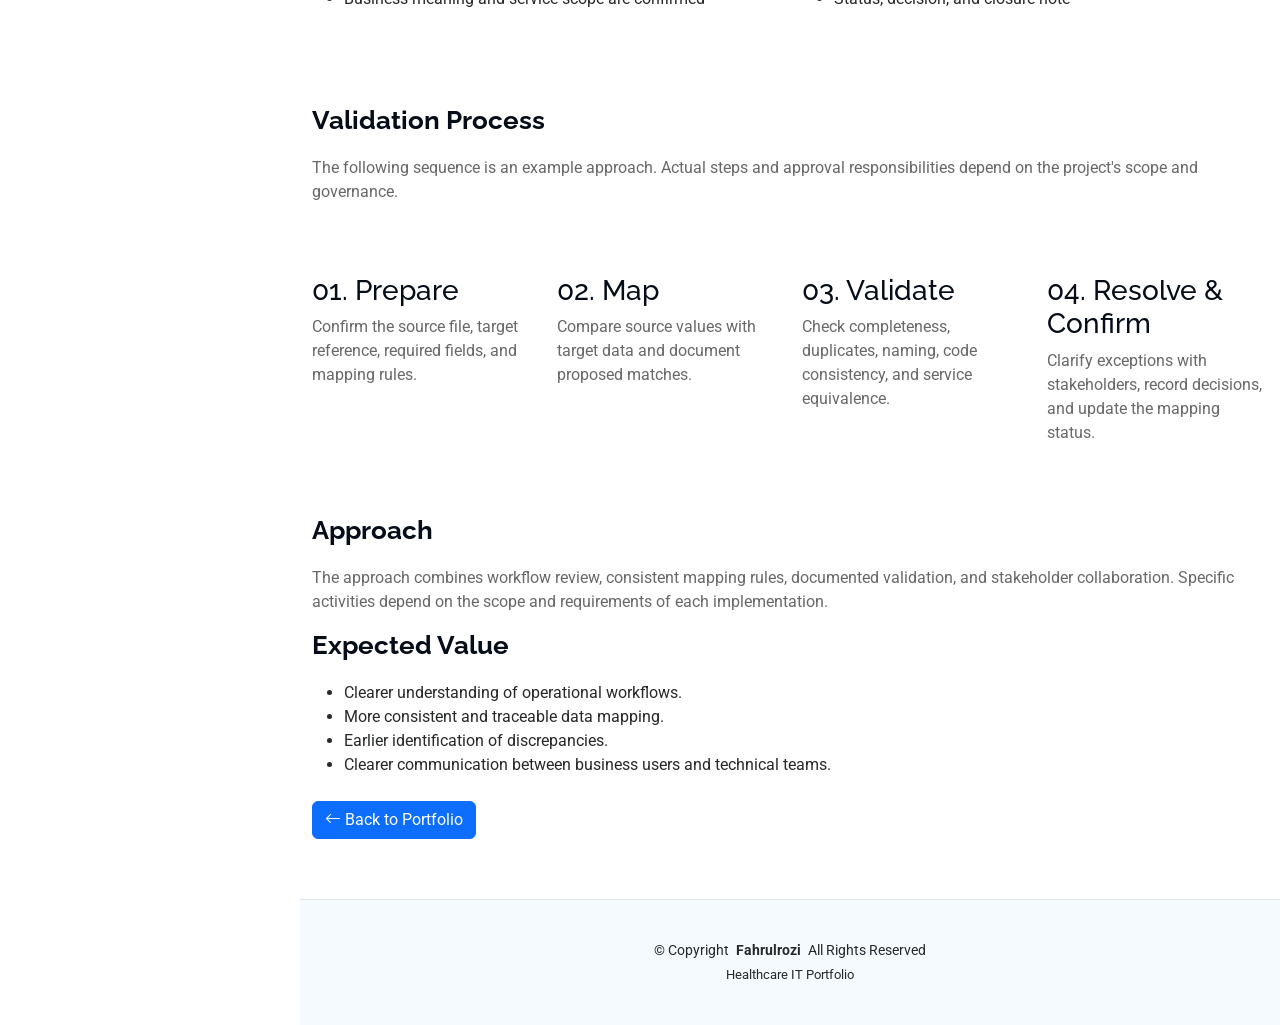
<file: portfolio-details-workflow-mapping.html>
<!DOCTYPE html>
<html lang="en">
<head>
  <meta charset="utf-8">
  <meta content="width=device-width, initial-scale=1.0" name="viewport">
  <title>Hospital Workflow &amp; Master Data Mapping | Fahrulrozi</title>
  <meta name="description" content="Healthcare IT project overview covering hospital workflow analysis, master data mapping, data validation, and implementation support.">
  <meta name="keywords" content="Hospital Workflow, Master Data Mapping, EMR, HIS, SIMRS, Healthcare IT">
  <link href="assets/img/favicon.png" rel="icon">
  <link href="assets/img/apple-touch-icon.png" rel="apple-touch-icon">
  <link href="https://fonts.googleapis.com" rel="preconnect">
  <link href="https://fonts.gstatic.com" rel="preconnect" crossorigin>
  <link href="https://fonts.googleapis.com/css2?family=Roboto:wght@100;300;400;500;700;900&family=Poppins:wght@300;400;500;600;700&family=Raleway:wght@300;400;500;600;700&display=swap" rel="stylesheet">
  <link href="assets/vendor/bootstrap/css/bootstrap.min.css" rel="stylesheet">
  <link href="assets/vendor/bootstrap-icons/bootstrap-icons.css" rel="stylesheet">
  <link href="assets/vendor/aos/aos.css" rel="stylesheet">
  <link href="assets/vendor/glightbox/css/glightbox.min.css" rel="stylesheet">
  <link href="assets/vendor/swiper/swiper-bundle.min.css" rel="stylesheet">
  <link href="assets/css/main.css" rel="stylesheet">
</head>
<body class="portfolio-details-page">
  <header id="header" class="header dark-background d-flex flex-column">
    <i class="header-toggle d-xl-none bi bi-list"></i>
    <div class="profile-img"><img src="assets/img/my-profile-img.jpg" alt="Fahrulrozi" class="img-fluid rounded-circle"></div>
    <a href="index.html" class="logo d-flex align-items-center justify-content-center"><h1 class="sitename">Fahrulrozi</h1></a>
    <div class="social-links text-center">
      <a href="https://x.com/fahrulrozhee" class="twitter" aria-label="X"><i class="bi bi-twitter-x"></i></a>
      <a href="https://www.facebook.com/Fahrulr0zii/" class="facebook" aria-label="Facebook"><i class="bi bi-facebook"></i></a>
      <a href="https://www.instagram.com/fahrul_r0zii/" class="instagram" aria-label="Instagram"><i class="bi bi-instagram"></i></a>
      <a href="https://www.linkedin.com/in/fahrulrozi-621724a4/" class="linkedin" aria-label="LinkedIn"><i class="bi bi-linkedin"></i></a>
    </div>
    <nav id="navmenu" class="navmenu">
      <ul>
        <li><a href="index.html#hero"><i class="bi bi-house navicon"></i> Home</a></li>
        <li><a href="index.html#about"><i class="bi bi-person navicon"></i> About</a></li>
        <li><a href="index.html#resume"><i class="bi bi-file-earmark-text navicon"></i> Resume</a></li>
        <li><a href="index.html#portfolio"><i class="bi bi-images navicon"></i> Portfolio</a></li>
        <li><a href="index.html#contact"><i class="bi bi-envelope navicon"></i> Contact</a></li>
        <li><a href="assets/CV - Fahrulrozi.pdf"><i class="bi bi-file-earmark-pdf navicon"></i> Download CV</a></li>
      </ul>
    </nav>
  </header>
  <main class="main">
    <div class="page-title dark-background">
      <div class="container d-lg-flex justify-content-between align-items-center">
        <h1 class="mb-2 mb-lg-0">Hospital Workflow &amp; Master Data Mapping</h1>
        <nav class="breadcrumbs"><ol><li><a href="index.html">Home</a></li><li><a href="index.html#portfolio">Portfolio</a></li><li class="current">Workflow &amp; Mapping</li></ol></nav>
      </div>
    </div>
    <section id="portfolio-details" class="portfolio-details section">
      <div class="container" data-aos="fade-up" data-aos-delay="100">
        <div class="row gy-4">
          <div class="col-lg-8">
            <div class="portfolio-details-slider swiper init-swiper">
              <script type="application/json" class="swiper-config">
                { "loop": false, "speed": 600, "slidesPerView": 1, "autoHeight": true, "pagination": { "el": ".swiper-pagination", "type": "bullets", "clickable": true } }
              </script>
              <div class="swiper-wrapper align-items-center">
                <div class="swiper-slide"><img src="assets/img/portfolio/emr-workflow.png" alt="Hospital workflow illustration" class="img-fluid"></div>
                <div class="swiper-slide"><img src="assets/img/portfolio/emr-integration.png" alt="Healthcare system mapping illustration" class="img-fluid"></div>
                <div class="swiper-slide"><img src="assets/img/portfolio/emr-implementation.png" alt="Healthcare IT implementation illustration" class="img-fluid"></div>
              </div>
              <div class="swiper-pagination"></div>
            </div>
          </div>
          <div class="col-lg-4">
            <div class="portfolio-info" data-aos="fade-up" data-aos-delay="200">
              <h3>Project Information</h3>
              <ul>
                <li><strong>Domain:</strong> Healthcare IT</li>
                <li><strong>Focus:</strong> Workflow Analysis &amp; Master Data Mapping</li>
                <li><strong>Activities:</strong> Requirements Review, Mapping, Validation</li>
                <li><strong>Related Systems:</strong> EMR / HIS / SIMRS</li>
              </ul>
            </div>
            <div class="portfolio-description" data-aos="fade-up" data-aos-delay="300">
              <h2>Project Objective</h2>
              <p>Support healthcare system implementation by reviewing hospital workflows, organizing master data mapping, and validating data consistency to help align operational needs with system configuration.</p>
              <p>This page demonstrates a generalized approach using fictional sample data and illustrative workflow documentation.</p>
            </div>
          </div>
        </div>

        <div class="row gy-4 mt-4">
          <div class="col-12">
            <div class="portfolio-description" data-aos="fade-up">
              <h2>Hospital Workflow Diagram</h2>
              <p>This high-level example shows how an outpatient visit may move through registration, clinical assessment, optional diagnostic services, pharmacy or billing activities, and visit completion.</p>
              <img src="assets/img/portfolio/hospital-workflow-diagram.svg" alt="Illustrative hospital outpatient workflow from registration through visit completion" class="img-fluid rounded-3 w-100">
              <p class="small text-muted mt-2"><em>Illustrative only. Actual sequence depends on the hospital's policies, clinical needs, and EMR/HIS configuration.</em></p>
            </div>
          </div>
        </div>

        <div class="row gy-4 mt-4">
          <div class="col-lg-6"><div class="portfolio-description">
            <h2>Hospital Workflow Analysis</h2>
            <p>Review operational processes and clarify how activities are represented in the hospital information system.</p>
            <ul><li>Document relevant registration and service workflows.</li><li>Identify dependencies between service units.</li><li>Clarify operational requirements with stakeholders.</li></ul>
          </div></div>
          <div class="col-lg-6"><div class="portfolio-description">
            <h2>Master Data Mapping</h2>
            <p>Compare source reference values with target system fields according to agreed business rules and available master data references.</p>
            <ul><li>Review source and target fields.</li><li>Map relevant service, unit, or reference codes.</li><li>Flag unmatched, duplicate, or inconsistent values.</li></ul>
          </div></div>
        </div>

        <div class="row gy-4 mt-4">
          <div class="col-12">
            <div class="portfolio-description">
              <h2>Example: Master Data Mapping &amp; Validation</h2>
              <p>
                This fictional example shows how source service-unit data can be compared with target-system references.
                Each row records the proposed mapping, validation status, and follow-up needed before approval.
              </p>

              <div class="table-responsive">
                <table class="table table-bordered table-hover align-middle" style="min-width: 1050px;">
                  <thead class="table-light">
                    <tr>
                      <th scope="col">Source Code</th>
                      <th scope="col">Source Name</th>
                      <th scope="col">Target Code</th>
                      <th scope="col">Target Name</th>
                      <th scope="col">Validation Status</th>
                      <th scope="col">Follow-up Action</th>
                    </tr>
                  </thead>
                  <tbody>
                    <tr>
                      <td>SRC-001</td>
                      <td>General Clinic</td>
                      <td>TGT-001</td>
                      <td>General Outpatient Clinic</td>
                      <td><span class="badge bg-success">Matched</span></td>
                      <td>Confirm the code and service scope against the approved reference.</td>
                    </tr>
                    <tr>
                      <td>SRC-002</td>
                      <td>Internal Medicine Clinic</td>
                      <td>TGT-002</td>
                      <td>Internal Medicine Clinic</td>
                      <td><span class="badge bg-success">Matched</span></td>
                      <td>No discrepancy identified in this illustrative example.</td>
                    </tr>
                    <tr>
                      <td>SRC-003</td>
                      <td>Eye Clinic</td>
                      <td>TGT-003</td>
                      <td>Ophthalmology Clinic</td>
                      <td><span class="badge bg-warning text-dark">Review</span></td>
                      <td>Confirm naming and service equivalence with the relevant stakeholder.</td>
                    </tr>
                    <tr>
                      <td>SRC-004</td>
                      <td>Legacy Service Unit</td>
                      <td>—</td>
                      <td>—</td>
                      <td><span class="badge bg-danger">Unmapped</span></td>
                      <td>Identify an approved target item or request a business decision.</td>
                    </tr>
                  </tbody>
                </table>
              </div>

              <p class="small text-muted">
                <em>All codes and records above are fictional and created for portfolio demonstration only.
                Actual mappings must be validated against approved master data and agreed business rules.</em>
              </p>
            </div>
          </div>
        </div>

        <div class="row gy-4 mt-4">
          <div class="col-lg-6"><div class="portfolio-description">
            <h2>Data Validation &amp; Issue Follow-up</h2>
            <p>Check mapping completeness and consistency, record exceptions, and coordinate clarification or resolution with relevant users and technical teams.</p>
          </div></div>
          <div class="col-lg-6"><div class="portfolio-description">
            <h2>Implementation Support</h2>
            <p>Maintain mapping documentation, communicate findings to stakeholders, and support testing or implementation activities where applicable.</p>
          </div></div>
        </div>

        <div class="row gy-4 mt-4">
          <div class="col-12">
            <div class="portfolio-description">
              <h2>Key Deliverables</h2>
              <p>Typical documentation outputs that can support a structured EMR/HIS implementation and make decisions traceable.</p>
            </div>
          </div>

          <div class="col-lg-6">
            <div class="portfolio-description h-100">
              <h3><i class="bi bi-diagram-3 me-2"></i>Workflow Documentation</h3>
              <p>Process flows, stakeholder notes, and agreed business rules that describe how a service should operate in the target system.</p>
              <ul>
                <li>Workflow steps and decision points</li>
                <li>Dependencies between service units</li>
                <li>Open questions requiring business confirmation</li>
              </ul>
            </div>
          </div>

          <div class="col-lg-6">
            <div class="portfolio-description h-100">
              <h3><i class="bi bi-table me-2"></i>Master Data Mapping Sheet</h3>
              <p>A traceable register connecting source values to approved target references.</p>
              <ul>
                <li>Source and target codes and descriptions</li>
                <li>Mapping status and validation notes</li>
                <li>Owner or follow-up needed for unresolved items</li>
              </ul>
            </div>
          </div>

          <div class="col-lg-6">
            <div class="portfolio-description h-100">
              <h3><i class="bi bi-clipboard-check me-2"></i>Validation Checklist</h3>
              <p>A repeatable checklist to review whether mapped values are complete and consistent with the agreed reference.</p>
              <ul>
                <li>Required fields and codes are populated</li>
                <li>Duplicates and unmatched values are identified</li>
                <li>Business meaning and service scope are confirmed</li>
              </ul>
            </div>
          </div>

          <div class="col-lg-6">
            <div class="portfolio-description h-100">
              <h3><i class="bi bi-list-check me-2"></i>Issue Log &amp; Follow-up</h3>
              <p>A shared log to track discrepancies from identification through clarification and closure.</p>
              <ul>
                <li>Issue description and impact</li>
                <li>Responsible team and next action</li>
                <li>Status, decision, and closure note</li>
              </ul>
            </div>
          </div>
        </div>

        <div class="row gy-4 mt-4">
          <div class="col-12">
            <div class="portfolio-description">
              <h2>Validation Process</h2>
              <p>The following sequence is an example approach. Actual steps and approval responsibilities depend on the project's scope and governance.</p>
            </div>
          </div>
          <div class="col-lg-3 col-md-6">
            <div class="portfolio-description h-100">
              <h3>01. Prepare</h3>
              <p>Confirm the source file, target reference, required fields, and mapping rules.</p>
            </div>
          </div>
          <div class="col-lg-3 col-md-6">
            <div class="portfolio-description h-100">
              <h3>02. Map</h3>
              <p>Compare source values with target data and document proposed matches.</p>
            </div>
          </div>
          <div class="col-lg-3 col-md-6">
            <div class="portfolio-description h-100">
              <h3>03. Validate</h3>
              <p>Check completeness, duplicates, naming, code consistency, and service equivalence.</p>
            </div>
          </div>
          <div class="col-lg-3 col-md-6">
            <div class="portfolio-description h-100">
              <h3>04. Resolve &amp; Confirm</h3>
              <p>Clarify exceptions with stakeholders, record decisions, and update the mapping status.</p>
            </div>
          </div>
        </div>

        <div class="portfolio-description mt-4">
          <h2>Approach</h2>
          <p>The approach combines workflow review, consistent mapping rules, documented validation, and stakeholder collaboration. Specific activities depend on the scope and requirements of each implementation.</p>
          <h2>Expected Value</h2>
          <ul><li>Clearer understanding of operational workflows.</li><li>More consistent and traceable data mapping.</li><li>Earlier identification of discrepancies.</li><li>Clearer communication between business users and technical teams.</li></ul>
        </div>
        <div class="mt-4"><a href="index.html#portfolio" class="btn btn-primary"><i class="bi bi-arrow-left"></i> Back to Portfolio</a></div>
      </div>
    </section>
  </main>
  <footer id="footer" class="footer position-relative light-background">
    <div class="container">
      <div class="copyright text-center"><p>© <span>Copyright</span> <strong class="px-1 sitename">Fahrulrozi</strong> <span>All Rights Reserved</span></p></div>
      <div class="credits">Healthcare IT Portfolio</div>
    </div>
  </footer>
  <a href="#" id="scroll-top" class="scroll-top d-flex align-items-center justify-content-center"><i class="bi bi-arrow-up-short"></i></a>
  <div id="preloader"></div>
  <script src="assets/vendor/bootstrap/js/bootstrap.bundle.min.js"></script>
  <script src="assets/vendor/aos/aos.js"></script>
  <script src="assets/vendor/glightbox/js/glightbox.min.js"></script>
  <script src="assets/vendor/swiper/swiper-bundle.min.js"></script>
  <script src="assets/js/main.js"></script>
<script data-goatcounter="https://fahrulrozi.goatcounter.com/count" async src="https://gc.zgo.at/count.js"></script>
</body>
</html>
</file>
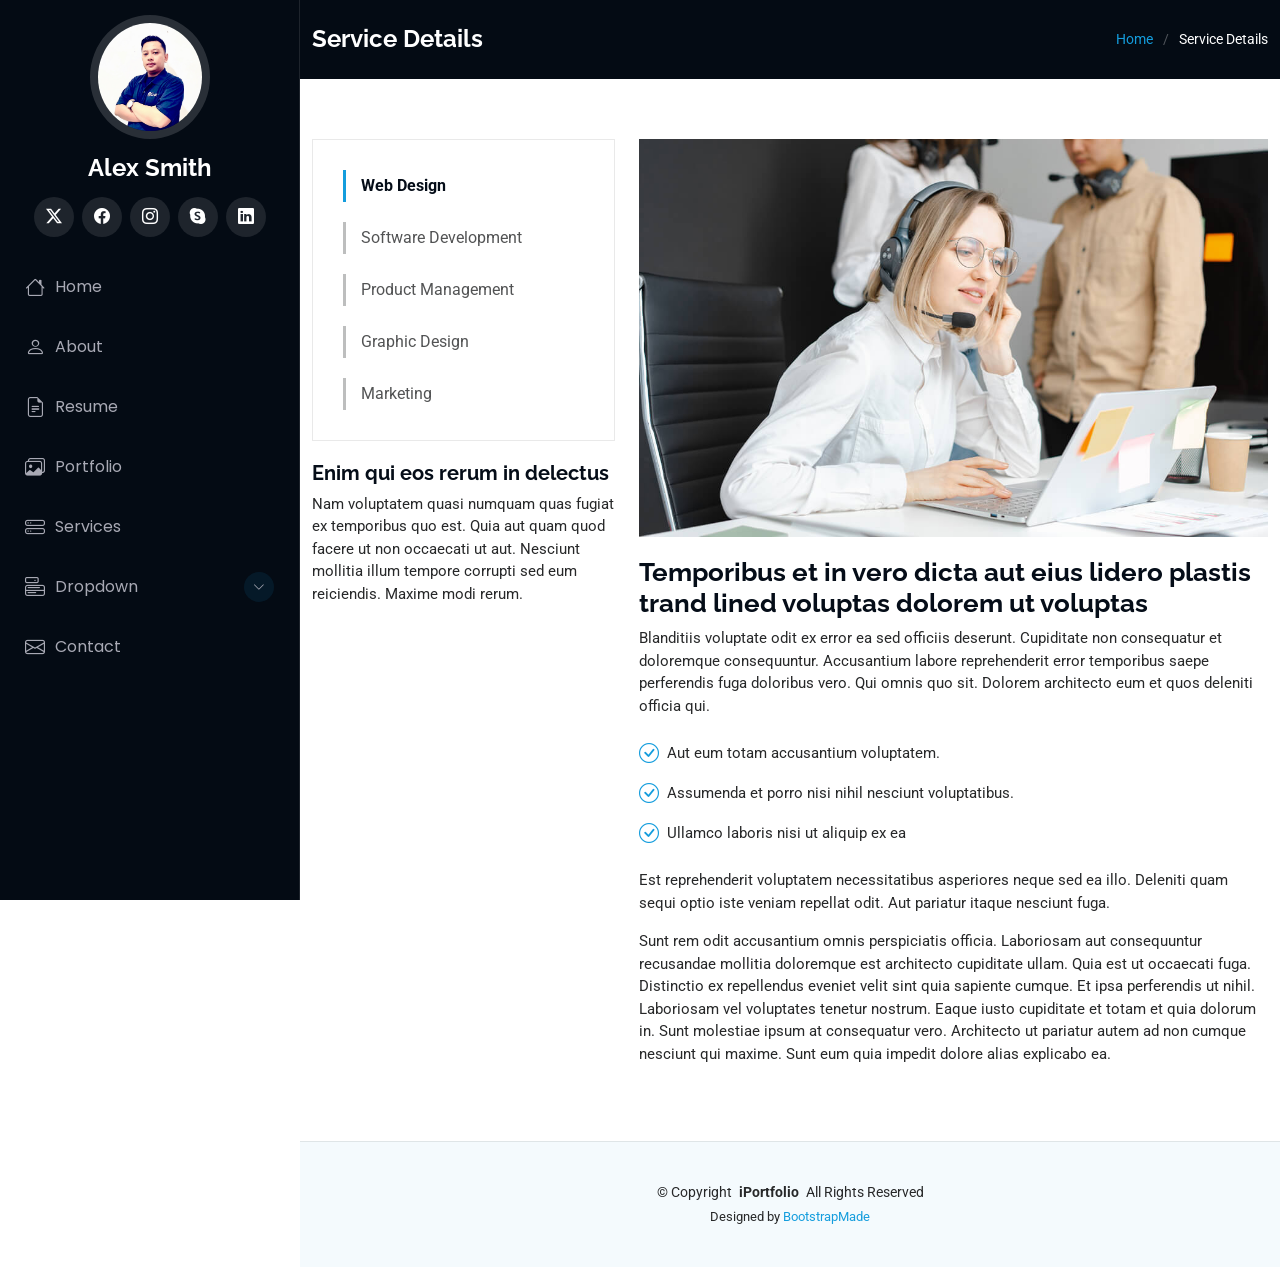
<file: service-details.html>
<!DOCTYPE html>
<html lang="en">

<head>
  <meta charset="utf-8">
  <meta content="width=device-width, initial-scale=1.0" name="viewport">
  <title>Service Details - iPortfolio Bootstrap Template</title>
  <meta content="" name="description">
  <meta content="" name="keywords">

  <!-- Favicons -->
  <link href="assets/img/favicon.png" rel="icon">
  <link href="assets/img/apple-touch-icon.png" rel="apple-touch-icon">

  <!-- Fonts -->
  <link href="https://fonts.googleapis.com" rel="preconnect">
  <link href="https://fonts.gstatic.com" rel="preconnect" crossorigin>
  <link href="https://fonts.googleapis.com/css2?family=Roboto:ital,wght@0,100;0,300;0,400;0,500;0,700;0,900;1,100;1,300;1,400;1,500;1,700;1,900&family=Poppins:ital,wght@0,100;0,200;0,300;0,400;0,500;0,600;0,700;0,800;0,900;1,100;1,200;1,300;1,400;1,500;1,600;1,700;1,800;1,900&family=Raleway:ital,wght@0,100;0,200;0,300;0,400;0,500;0,600;0,700;0,800;0,900;1,100;1,200;1,300;1,400;1,500;1,600;1,700;1,800;1,900&display=swap" rel="stylesheet">

  <!-- Vendor CSS Files -->
  <link href="assets/vendor/bootstrap/css/bootstrap.min.css" rel="stylesheet">
  <link href="assets/vendor/bootstrap-icons/bootstrap-icons.css" rel="stylesheet">
  <link href="assets/vendor/aos/aos.css" rel="stylesheet">
  <link href="assets/vendor/glightbox/css/glightbox.min.css" rel="stylesheet">
  <link href="assets/vendor/swiper/swiper-bundle.min.css" rel="stylesheet">

  <!-- Main CSS File -->
  <link href="assets/css/main.css" rel="stylesheet">

  <!-- =======================================================
  * Template Name: iPortfolio
  * Template URL: https://bootstrapmade.com/iportfolio-bootstrap-portfolio-websites-template/
  * Updated: Jun 29 2024 with Bootstrap v5.3.3
  * Author: BootstrapMade.com
  * License: https://bootstrapmade.com/license/
  ======================================================== -->
</head>

<body class="service-details-page">

  <header id="header" class="header dark-background d-flex flex-column">
    <i class="header-toggle d-xl-none bi bi-list"></i>

    <div class="profile-img">
      <img src="assets/img/my-profile-img.jpg" alt="" class="img-fluid rounded-circle">
    </div>

    <a href="index.html" class="logo d-flex align-items-center justify-content-center">
      <!-- Uncomment the line below if you also wish to use an image logo -->
      <!-- <img src="assets/img/logo.png" alt=""> -->
      <h1 class="sitename">Alex Smith</h1>
    </a>

    <div class="social-links text-center">
      <a href="#" class="twitter"><i class="bi bi-twitter-x"></i></a>
      <a href="#" class="facebook"><i class="bi bi-facebook"></i></a>
      <a href="#" class="instagram"><i class="bi bi-instagram"></i></a>
      <a href="#" class="google-plus"><i class="bi bi-skype"></i></a>
      <a href="#" class="linkedin"><i class="bi bi-linkedin"></i></a>
    </div>

    <nav id="navmenu" class="navmenu">
      <ul>
        <li><a href="#hero"><i class="bi bi-house navicon"></i>Home</a></li>
        <li><a href="#about"><i class="bi bi-person navicon"></i> About</a></li>
        <li><a href="#resume"><i class="bi bi-file-earmark-text navicon"></i> Resume</a></li>
        <li><a href="#portfolio"><i class="bi bi-images navicon"></i> Portfolio</a></li>
        <li><a href="#services"><i class="bi bi-hdd-stack navicon"></i> Services</a></li>
        <li class="dropdown"><a href="#"><i class="bi bi-menu-button navicon"></i> <span>Dropdown</span> <i class="bi bi-chevron-down toggle-dropdown"></i></a>
          <ul>
            <li><a href="#">Dropdown 1</a></li>
            <li class="dropdown"><a href="#"><span>Deep Dropdown</span> <i class="bi bi-chevron-down toggle-dropdown"></i></a>
              <ul>
                <li><a href="#">Deep Dropdown 1</a></li>
                <li><a href="#">Deep Dropdown 2</a></li>
                <li><a href="#">Deep Dropdown 3</a></li>
                <li><a href="#">Deep Dropdown 4</a></li>
                <li><a href="#">Deep Dropdown 5</a></li>
              </ul>
            </li>
            <li><a href="#">Dropdown 2</a></li>
            <li><a href="#">Dropdown 3</a></li>
            <li><a href="#">Dropdown 4</a></li>
          </ul>
        </li>
        <li><a href="#contact"><i class="bi bi-envelope navicon"></i> Contact</a></li>
      </ul>
    </nav>

  </header>

  <main class="main">

    <!-- Page Title -->
    <div class="page-title dark-background">
      <div class="container d-lg-flex justify-content-between align-items-center">
        <h1 class="mb-2 mb-lg-0">Service Details</h1>
        <nav class="breadcrumbs">
          <ol>
            <li><a href="index.html">Home</a></li>
            <li class="current">Service Details</li>
          </ol>
        </nav>
      </div>
    </div><!-- End Page Title -->

    <!-- Service Details Section -->
    <section id="service-details" class="service-details section">

      <div class="container">

        <div class="row gy-4">

          <div class="col-lg-4" data-aos="fade-up" data-aos-delay="100">
            <div class="services-list">
              <a href="#" class="active">Web Design</a>
              <a href="#">Software Development</a>
              <a href="#">Product Management</a>
              <a href="#">Graphic Design</a>
              <a href="#">Marketing</a>
            </div>

            <h4>Enim qui eos rerum in delectus</h4>
            <p>Nam voluptatem quasi numquam quas fugiat ex temporibus quo est. Quia aut quam quod facere ut non occaecati ut aut. Nesciunt mollitia illum tempore corrupti sed eum reiciendis. Maxime modi rerum.</p>
          </div>

          <div class="col-lg-8" data-aos="fade-up" data-aos-delay="200">
            <img src="assets/img/services.jpg" alt="" class="img-fluid services-img">
            <h3>Temporibus et in vero dicta aut eius lidero plastis trand lined voluptas dolorem ut voluptas</h3>
            <p>
              Blanditiis voluptate odit ex error ea sed officiis deserunt. Cupiditate non consequatur et doloremque consequuntur. Accusantium labore reprehenderit error temporibus saepe perferendis fuga doloribus vero. Qui omnis quo sit. Dolorem architecto eum et quos deleniti officia qui.
            </p>
            <ul>
              <li><i class="bi bi-check-circle"></i> <span>Aut eum totam accusantium voluptatem.</span></li>
              <li><i class="bi bi-check-circle"></i> <span>Assumenda et porro nisi nihil nesciunt voluptatibus.</span></li>
              <li><i class="bi bi-check-circle"></i> <span>Ullamco laboris nisi ut aliquip ex ea</span></li>
            </ul>
            <p>
              Est reprehenderit voluptatem necessitatibus asperiores neque sed ea illo. Deleniti quam sequi optio iste veniam repellat odit. Aut pariatur itaque nesciunt fuga.
            </p>
            <p>
              Sunt rem odit accusantium omnis perspiciatis officia. Laboriosam aut consequuntur recusandae mollitia doloremque est architecto cupiditate ullam. Quia est ut occaecati fuga. Distinctio ex repellendus eveniet velit sint quia sapiente cumque. Et ipsa perferendis ut nihil. Laboriosam vel voluptates tenetur nostrum. Eaque iusto cupiditate et totam et quia dolorum in. Sunt molestiae ipsum at consequatur vero. Architecto ut pariatur autem ad non cumque nesciunt qui maxime. Sunt eum quia impedit dolore alias explicabo ea.
            </p>
          </div>

        </div>

      </div>

    </section><!-- /Service Details Section -->

  </main>

  <footer id="footer" class="footer position-relative light-background">

    <div class="container">
      <div class="copyright text-center ">
        <p>© <span>Copyright</span> <strong class="px-1 sitename">iPortfolio</strong> <span>All Rights Reserved</span></p>
      </div>
      <div class="credits">
        <!-- All the links in the footer should remain intact. -->
        <!-- You can delete the links only if you've purchased the pro version. -->
        <!-- Licensing information: https://bootstrapmade.com/license/ -->
        <!-- Purchase the pro version with working PHP/AJAX contact form: [buy-url] -->
        Designed by <a href="https://bootstrapmade.com/">BootstrapMade</a>
      </div>
    </div>

  </footer>

  <!-- Scroll Top -->
  <a href="#" id="scroll-top" class="scroll-top d-flex align-items-center justify-content-center"><i class="bi bi-arrow-up-short"></i></a>

  <!-- Preloader -->
  <div id="preloader"></div>

  <!-- Vendor JS Files -->
  <script src="assets/vendor/bootstrap/js/bootstrap.bundle.min.js"></script>
  <script src="assets/vendor/php-email-form/validate.js"></script>
  <script src="assets/vendor/aos/aos.js"></script>
  <script src="assets/vendor/typed.js/typed.umd.js"></script>
  <script src="assets/vendor/purecounter/purecounter_vanilla.js"></script>
  <script src="assets/vendor/waypoints/noframework.waypoints.js"></script>
  <script src="assets/vendor/glightbox/js/glightbox.min.js"></script>
  <script src="assets/vendor/imagesloaded/imagesloaded.pkgd.min.js"></script>
  <script src="assets/vendor/isotope-layout/isotope.pkgd.min.js"></script>
  <script src="assets/vendor/swiper/swiper-bundle.min.js"></script>

  <!-- Main JS File -->
  <script src="assets/js/main.js"></script>

</body>

</html>
</file>
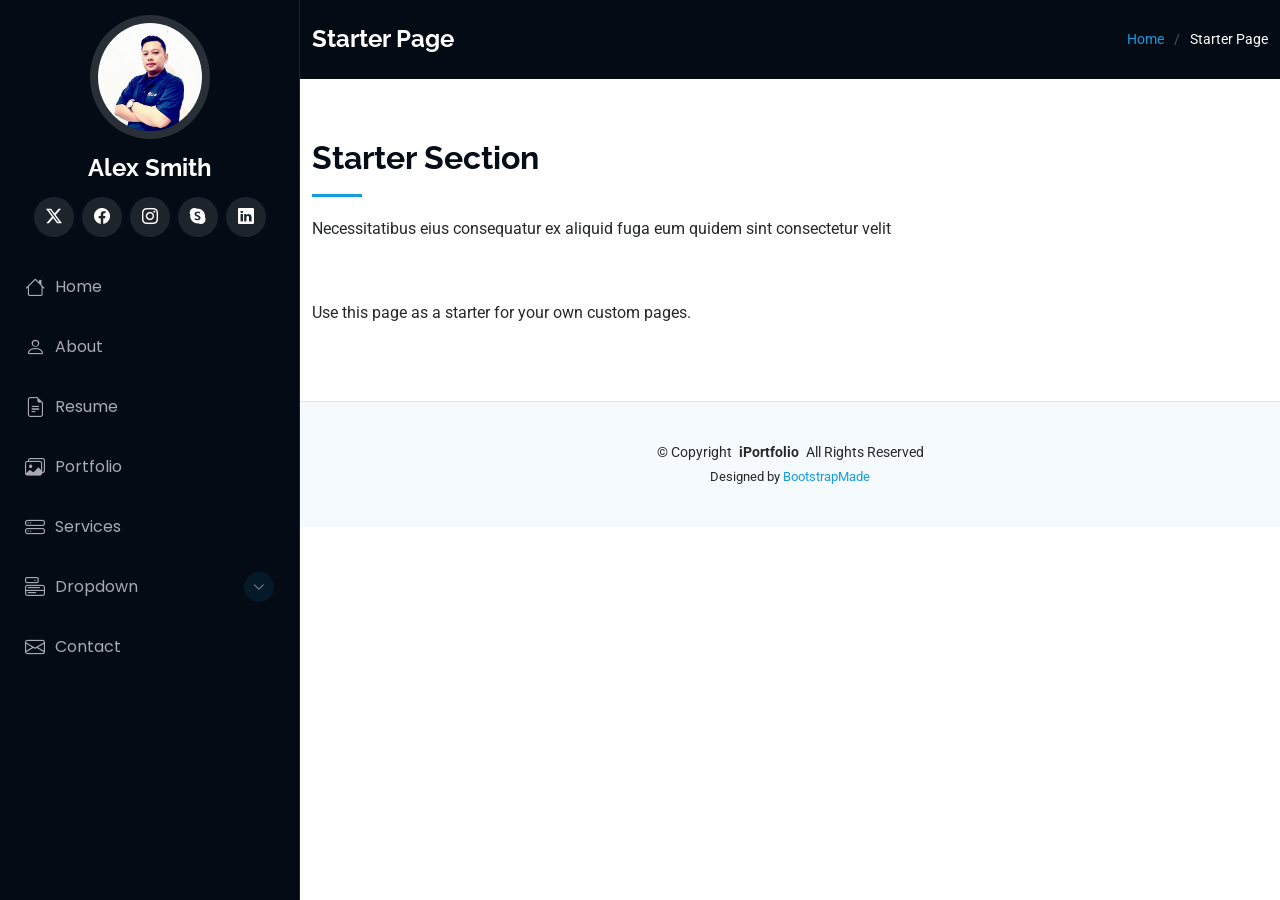
<file: starter-page.html>
<!DOCTYPE html>
<html lang="en">

<head>
  <meta charset="utf-8">
  <meta content="width=device-width, initial-scale=1.0" name="viewport">
  <title>Starter Page - iPortfolio Bootstrap Template</title>
  <meta content="" name="description">
  <meta content="" name="keywords">

  <!-- Favicons -->
  <link href="assets/img/favicon.png" rel="icon">
  <link href="assets/img/apple-touch-icon.png" rel="apple-touch-icon">

  <!-- Fonts -->
  <link href="https://fonts.googleapis.com" rel="preconnect">
  <link href="https://fonts.gstatic.com" rel="preconnect" crossorigin>
  <link href="https://fonts.googleapis.com/css2?family=Roboto:ital,wght@0,100;0,300;0,400;0,500;0,700;0,900;1,100;1,300;1,400;1,500;1,700;1,900&family=Poppins:ital,wght@0,100;0,200;0,300;0,400;0,500;0,600;0,700;0,800;0,900;1,100;1,200;1,300;1,400;1,500;1,600;1,700;1,800;1,900&family=Raleway:ital,wght@0,100;0,200;0,300;0,400;0,500;0,600;0,700;0,800;0,900;1,100;1,200;1,300;1,400;1,500;1,600;1,700;1,800;1,900&display=swap" rel="stylesheet">

  <!-- Vendor CSS Files -->
  <link href="assets/vendor/bootstrap/css/bootstrap.min.css" rel="stylesheet">
  <link href="assets/vendor/bootstrap-icons/bootstrap-icons.css" rel="stylesheet">
  <link href="assets/vendor/aos/aos.css" rel="stylesheet">
  <link href="assets/vendor/glightbox/css/glightbox.min.css" rel="stylesheet">
  <link href="assets/vendor/swiper/swiper-bundle.min.css" rel="stylesheet">

  <!-- Main CSS File -->
  <link href="assets/css/main.css" rel="stylesheet">

  <!-- =======================================================
  * Template Name: iPortfolio
  * Template URL: https://bootstrapmade.com/iportfolio-bootstrap-portfolio-websites-template/
  * Updated: Jun 29 2024 with Bootstrap v5.3.3
  * Author: BootstrapMade.com
  * License: https://bootstrapmade.com/license/
  ======================================================== -->
</head>

<body class="starter-page-page">

  <header id="header" class="header dark-background d-flex flex-column">
    <i class="header-toggle d-xl-none bi bi-list"></i>

    <div class="profile-img">
      <img src="assets/img/my-profile-img.jpg" alt="" class="img-fluid rounded-circle">
    </div>

    <a href="index.html" class="logo d-flex align-items-center justify-content-center">
      <!-- Uncomment the line below if you also wish to use an image logo -->
      <!-- <img src="assets/img/logo.png" alt=""> -->
      <h1 class="sitename">Alex Smith</h1>
    </a>

    <div class="social-links text-center">
      <a href="#" class="twitter"><i class="bi bi-twitter-x"></i></a>
      <a href="#" class="facebook"><i class="bi bi-facebook"></i></a>
      <a href="#" class="instagram"><i class="bi bi-instagram"></i></a>
      <a href="#" class="google-plus"><i class="bi bi-skype"></i></a>
      <a href="#" class="linkedin"><i class="bi bi-linkedin"></i></a>
    </div>

    <nav id="navmenu" class="navmenu">
      <ul>
        <li><a href="#hero"><i class="bi bi-house navicon"></i>Home</a></li>
        <li><a href="#about"><i class="bi bi-person navicon"></i> About</a></li>
        <li><a href="#resume"><i class="bi bi-file-earmark-text navicon"></i> Resume</a></li>
        <li><a href="#portfolio"><i class="bi bi-images navicon"></i> Portfolio</a></li>
        <li><a href="#services"><i class="bi bi-hdd-stack navicon"></i> Services</a></li>
        <li class="dropdown"><a href="#"><i class="bi bi-menu-button navicon"></i> <span>Dropdown</span> <i class="bi bi-chevron-down toggle-dropdown"></i></a>
          <ul>
            <li><a href="#">Dropdown 1</a></li>
            <li class="dropdown"><a href="#"><span>Deep Dropdown</span> <i class="bi bi-chevron-down toggle-dropdown"></i></a>
              <ul>
                <li><a href="#">Deep Dropdown 1</a></li>
                <li><a href="#">Deep Dropdown 2</a></li>
                <li><a href="#">Deep Dropdown 3</a></li>
                <li><a href="#">Deep Dropdown 4</a></li>
                <li><a href="#">Deep Dropdown 5</a></li>
              </ul>
            </li>
            <li><a href="#">Dropdown 2</a></li>
            <li><a href="#">Dropdown 3</a></li>
            <li><a href="#">Dropdown 4</a></li>
          </ul>
        </li>
        <li><a href="#contact"><i class="bi bi-envelope navicon"></i> Contact</a></li>
      </ul>
    </nav>

  </header>

  <main class="main">

    <!-- Page Title -->
    <div class="page-title dark-background">
      <div class="container d-lg-flex justify-content-between align-items-center">
        <h1 class="mb-2 mb-lg-0">Starter Page</h1>
        <nav class="breadcrumbs">
          <ol>
            <li><a href="index.html">Home</a></li>
            <li class="current">Starter Page</li>
          </ol>
        </nav>
      </div>
    </div><!-- End Page Title -->

    <!-- Starter Section Section -->
    <section id="starter-section" class="starter-section section">

      <!-- Section Title -->
      <div class="container section-title" data-aos="fade-up">
        <h2>Starter Section</h2>
        <p>Necessitatibus eius consequatur ex aliquid fuga eum quidem sint consectetur velit</p>
      </div><!-- End Section Title -->

      <div class="container" data-aos="fade-up">
        <p>Use this page as a starter for your own custom pages.</p>
      </div>

    </section><!-- /Starter Section Section -->

  </main>

  <footer id="footer" class="footer position-relative light-background">

    <div class="container">
      <div class="copyright text-center ">
        <p>© <span>Copyright</span> <strong class="px-1 sitename">iPortfolio</strong> <span>All Rights Reserved</span></p>
      </div>
      <div class="credits">
        <!-- All the links in the footer should remain intact. -->
        <!-- You can delete the links only if you've purchased the pro version. -->
        <!-- Licensing information: https://bootstrapmade.com/license/ -->
        <!-- Purchase the pro version with working PHP/AJAX contact form: [buy-url] -->
        Designed by <a href="https://bootstrapmade.com/">BootstrapMade</a>
      </div>
    </div>

  </footer>

  <!-- Scroll Top -->
  <a href="#" id="scroll-top" class="scroll-top d-flex align-items-center justify-content-center"><i class="bi bi-arrow-up-short"></i></a>

  <!-- Preloader -->
  <div id="preloader"></div>

  <!-- Vendor JS Files -->
  <script src="assets/vendor/bootstrap/js/bootstrap.bundle.min.js"></script>
  <script src="assets/vendor/php-email-form/validate.js"></script>
  <script src="assets/vendor/aos/aos.js"></script>
  <script src="assets/vendor/typed.js/typed.umd.js"></script>
  <script src="assets/vendor/purecounter/purecounter_vanilla.js"></script>
  <script src="assets/vendor/waypoints/noframework.waypoints.js"></script>
  <script src="assets/vendor/glightbox/js/glightbox.min.js"></script>
  <script src="assets/vendor/imagesloaded/imagesloaded.pkgd.min.js"></script>
  <script src="assets/vendor/isotope-layout/isotope.pkgd.min.js"></script>
  <script src="assets/vendor/swiper/swiper-bundle.min.js"></script>

  <!-- Main JS File -->
  <script src="assets/js/main.js"></script>

</body>

</html>
</file>
<file: assets/css/main.css>
/**
* Template Name: iPortfolio
* Template URL: https://bootstrapmade.com/iportfolio-bootstrap-portfolio-websites-template/
* Updated: Jun 29 2024 with Bootstrap v5.3.3
* Author: BootstrapMade.com
* License: https://bootstrapmade.com/license/
*/

/*--------------------------------------------------------------
# Font & Color Variables
# Help: https://bootstrapmade.com/color-system/
--------------------------------------------------------------*/
/* Fonts */
:root {
  --default-font: "Roboto",  system-ui, -apple-system, "Segoe UI", Roboto, "Helvetica Neue", Arial, "Noto Sans", "Liberation Sans", sans-serif, "Apple Color Emoji", "Segoe UI Emoji", "Segoe UI Symbol", "Noto Color Emoji";
  --heading-font: "Raleway",  sans-serif;
  --nav-font: "Poppins",  sans-serif;
}

/* Global Colors - The following color variables are used throughout the website. Updating them here will change the color scheme of the entire website */
:root { 
  --background-color: #ffffff; /* Background color for the entire website, including individual sections */
  --default-color: #272829; /* Default color used for the majority of the text content across the entire website */
  --heading-color: #050d18; /* Color for headings, subheadings and title throughout the website */
  --accent-color: #149ddd; /* Accent color that represents your brand on the website. It's used for buttons, links, and other elements that need to stand out */
  --surface-color: #ffffff; /* The surface color is used as a background of boxed elements within sections, such as cards, icon boxes, or other elements that require a visual separation from the global background. */
  --contrast-color: #ffffff; /* Contrast color for text, ensuring readability against backgrounds of accent, heading, or default colors. */
}

/* Nav Menu Colors - The following color variables are used specifically for the navigation menu. They are separate from the global colors to allow for more customization options */
:root {
  --nav-color: #a8a9b4;  /* The default color of the main navmenu links */
  --nav-hover-color: #ffffff; /* Applied to main navmenu links when they are hovered over or active */
  --nav-mobile-background-color: #040b14; /* Used as the background color for mobile navigation menu */
  --nav-dropdown-background-color: #040b14; /* Used as the background color for dropdown items that appear when hovering over primary navigation items */
  --nav-dropdown-color: #a8a9b4; /* Used for navigation links of the dropdown items in the navigation menu. */
  --nav-dropdown-hover-color: #ffffff; /* Similar to --nav-hover-color, this color is applied to dropdown navigation links when they are hovered over. */
}

/* Color Presets - These classes override global colors when applied to any section or element, providing reuse of the sam color scheme. */

.light-background {
  --background-color: #f4fafd;
  --surface-color: #ffffff;
}

.dark-background {
  --background-color: #040b14;
  --default-color: #ffffff;
  --heading-color: #ffffff;
  --surface-color: #151f2b;
  --contrast-color: #ffffff;
}

/* Smooth scroll */
:root {
  scroll-behavior: smooth;
}

/*--------------------------------------------------------------
# General Styling & Shared Classes
--------------------------------------------------------------*/
body {
  color: var(--default-color);
  background-color: var(--background-color);
  font-family: var(--default-font);
}

a {
  color: var(--accent-color);
  text-decoration: none;
  transition: 0.3s;
}

a:hover {
  color: color-mix(in srgb, var(--accent-color), transparent 25%);
  text-decoration: none;
}

h1,
h2,
h3,
h4,
h5,
h6 {
  color: var(--heading-color);
  font-family: var(--heading-font);
}

/* PHP Email Form Messages
------------------------------*/
.php-email-form .error-message {
  display: none;
  background: #df1529;
  color: #ffffff;
  text-align: left;
  padding: 15px;
  margin-bottom: 24px;
  font-weight: 600;
}

.php-email-form .sent-message {
  display: none;
  color: #ffffff;
  background: #059652;
  text-align: center;
  padding: 15px;
  margin-bottom: 24px;
  font-weight: 600;
}

.php-email-form .loading {
  display: none;
  background: var(--surface-color);
  text-align: center;
  padding: 15px;
  margin-bottom: 24px;
}

.php-email-form .loading:before {
  content: "";
  display: inline-block;
  border-radius: 50%;
  width: 24px;
  height: 24px;
  margin: 0 10px -6px 0;
  border: 3px solid var(--accent-color);
  border-top-color: var(--surface-color);
  animation: php-email-form-loading 1s linear infinite;
}

@keyframes php-email-form-loading {
  0% {
    transform: rotate(0deg);
  }

  100% {
    transform: rotate(360deg);
  }
}

/*--------------------------------------------------------------
# Global Header
--------------------------------------------------------------*/
.header {
  color: var(--default-color);
  background-color: var(--background-color);
  position: fixed;
  top: 0;
  left: 0;
  bottom: 0;
  padding: 0 15px;
  width: 300px;
  transition: all ease-in-out 0.3s;
  overflow-y: auto;
  z-index: 997;
  border-right: 1px solid color-mix(in srgb, var(--default-color), transparent 90%);
}

.header .profile-img img {
  margin: 15px auto;
  display: block;
  width: 120px;
  border: 8px solid color-mix(in srgb, var(--default-color), transparent 85%);
}

.header .logo {
  line-height: 1;
  margin-bottom: 15px;
}

.header .logo img {
  max-height: 32px;
  margin-right: 8px;
}

.header .logo h1 {
  font-size: 24px;
  margin: 0;
  font-weight: 700;
  color: var(--heading-color);
}

.header .social-links {
  margin: 0 0 20px 0;
}

.header .social-links a {
  font-size: 16px;
  display: inline-flex;
  align-items: center;
  justify-content: center;
  background: color-mix(in srgb, var(--default-color), transparent 90%);
  color: var(--default-color);
  margin: 0 2px;
  border-radius: 50%;
  text-align: center;
  width: 40px;
  height: 40px;
  transition: 0.3s;
}

.header .social-links a:hover {
  color: var(--contrast-color);
  background: var(--accent-color);
}

@media (min-width: 1200px) {

  .header~main,
  .header~#footer {
    margin-left: 300px;
  }
}

@media (max-width: 1199px) {
  .header {
    left: -100%;
  }
}

.header.header-show {
  left: 0;
}

.header .header-toggle {
  color: var(--contrast-color);
  background-color: var(--accent-color);
  font-size: 22px;
  display: flex;
  align-items: center;
  justify-content: center;
  width: 40px;
  height: 40px;
  border-radius: 50%;
  cursor: pointer;
  position: fixed;
  top: 15px;
  right: 15px;
  z-index: 9999;
  transition: background-color 0.3s;
}

.header .header-toggle:hover {
  color: var(--contrast-color);
  background-color: color-mix(in srgb, var(--accent-color) 90%, white 15%);
}

/*--------------------------------------------------------------
# Navigation Menu
--------------------------------------------------------------*/
.mobile-nav-toggle {
  display: none;
}

.navmenu {
  padding: 0;
  z-index: 9997;
}

.navmenu ul {
  list-style: none;
  padding: 0 0 20px 0;
  margin: 0;
}

.navmenu a,
.navmenu a:focus {
  color: var(--nav-color);
  padding: 15px 10px;
  font-family: var(--nav-font);
  font-size: 16px;
  font-weight: 400;
  display: flex;
  align-items: center;
  white-space: nowrap;
  transition: 0.3s;
  width: 100%;
}

.navmenu a .navicon,
.navmenu a:focus .navicon {
  font-size: 20px;
  margin-right: 10px;
}

.navmenu a .toggle-dropdown,
.navmenu a:focus .toggle-dropdown {
  font-size: 12px;
  line-height: 0;
  margin-left: auto;
  width: 30px;
  height: 30px;
  display: flex;
  align-items: center;
  justify-content: center;
  border-radius: 50%;
  transition: 0.3s;
  flex-shrink: 0;
  background-color: color-mix(in srgb, var(--accent-color), transparent 90%);
}

.navmenu a .toggle-dropdown:hover,
.navmenu a:focus .toggle-dropdown:hover {
  background-color: var(--accent-color);
  color: var(--contrast-color);
}

.navmenu a:hover,
.navmenu .active,
.navmenu .active:focus {
  color: var(--nav-hover-color);
}

.navmenu a:hover .navicon,
.navmenu .active .navicon,
.navmenu .active:focus .navicon {
  color: var(--accent-color);
}

.navmenu .active .toggle-dropdown,
.navmenu .active:focus .toggle-dropdown {
  background-color: var(--accent-color);
  color: var(--contrast-color);
  transform: rotate(180deg);
}

.navmenu .dropdown {
  display: block;
}

.navmenu .dropdown a,
.navmenu .dropdown a:focus {
  color: --nav-dropdown-color;
}

.navmenu .dropdown a:hover,
.navmenu .dropdown .active,
.navmenu .dropdown .active:focus {
  color: var(--nav-dropdown-hover-color);
}

.navmenu .dropdown ul {
  position: static;
  display: none;
  z-index: 99;
  padding: 5px 10px;
  margin: 5px 10px;
  background-color: var(--nav-dropdown-background-color);
  border: 1px solid color-mix(in srgb, var(--default-color), transparent 90%);
  box-shadow: none;
  transition: all 0.5s ease-in-out;
}

.navmenu .dropdown ul ul {
  background-color: rgba(33, 37, 41, 0.1);
}

.navmenu .dropdown>.dropdown-active {
  display: block;
  background-color: rgba(33, 37, 41, 0.03);
}

/*--------------------------------------------------------------
# Global Footer
--------------------------------------------------------------*/
.footer {
  color: var(--default-color);
  background-color: var(--background-color);
  font-size: 14px;
  padding: 40px 0;
  position: relative;
  border-top: 1px solid color-mix(in srgb, var(--default-color), transparent 90%);
}

.footer .copyright p {
  margin-bottom: 0;
}

.footer .credits {
  margin-top: 4px;
  font-size: 13px;
  text-align: center;
}

/*--------------------------------------------------------------
# Preloader
--------------------------------------------------------------*/
#preloader {
  position: fixed;
  inset: 0;
  z-index: 999999;
  overflow: hidden;
  background: var(--background-color);
  transition: all 0.6s ease-out;
}

#preloader:before {
  content: "";
  position: fixed;
  top: calc(50% - 30px);
  left: calc(50% - 30px);
  border: 6px solid #ffffff;
  border-color: var(--accent-color) transparent var(--accent-color) transparent;
  border-radius: 50%;
  width: 60px;
  height: 60px;
  animation: animate-preloader 1.5s linear infinite;
}

@keyframes animate-preloader {
  0% {
    transform: rotate(0deg);
  }

  100% {
    transform: rotate(360deg);
  }
}

/*--------------------------------------------------------------
# Scroll Top Button
--------------------------------------------------------------*/
.scroll-top {
  position: fixed;
  visibility: hidden;
  opacity: 0;
  right: 15px;
  bottom: -15px;
  z-index: 99999;
  background-color: var(--accent-color);
  width: 44px;
  height: 44px;
  border-radius: 50px;
  transition: all 0.4s;
}

.scroll-top i {
  font-size: 24px;
  color: var(--contrast-color);
  line-height: 0;
}

.scroll-top:hover {
  background-color: color-mix(in srgb, var(--accent-color), transparent 20%);
  color: var(--contrast-color);
}

.scroll-top.active {
  visibility: visible;
  opacity: 1;
  bottom: 15px;
}

/*--------------------------------------------------------------
# Disable aos animation delay on mobile devices
--------------------------------------------------------------*/
@media screen and (max-width: 768px) {
  [data-aos-delay] {
    transition-delay: 0 !important;
  }
}

/*--------------------------------------------------------------
# Global Page Titles & Breadcrumbs
--------------------------------------------------------------*/
.page-title {
  color: var(--default-color);
  background-color: var(--background-color);
  padding: 25px 0;
  position: relative;
}

.page-title h1 {
  font-size: 24px;
  font-weight: 700;
}

.page-title .breadcrumbs ol {
  display: flex;
  flex-wrap: wrap;
  list-style: none;
  padding: 0;
  margin: 0;
  font-size: 14px;
  font-weight: 400;
}

.page-title .breadcrumbs ol li+li {
  padding-left: 10px;
}

.page-title .breadcrumbs ol li+li::before {
  content: "/";
  display: inline-block;
  padding-right: 10px;
  color: color-mix(in srgb, var(--default-color), transparent 70%);
}

/*--------------------------------------------------------------
# Global Sections
--------------------------------------------------------------*/
section,
.section {
  color: var(--default-color);
  background-color: var(--background-color);
  padding: 60px 0;
  overflow: clip;
}

/*--------------------------------------------------------------
# Global Section Titles
--------------------------------------------------------------*/
.section-title {
  padding-bottom: 60px;
  position: relative;
}

.section-title h2 {
  font-size: 32px;
  font-weight: 700;
  margin-bottom: 20px;
  padding-bottom: 20px;
  position: relative;
}

.section-title h2:after {
  content: "";
  position: absolute;
  display: block;
  width: 50px;
  height: 3px;
  background: var(--accent-color);
  left: 0;
  bottom: 0;
}

.section-title p {
  margin-bottom: 0;
}

/*--------------------------------------------------------------
# Hero Section
--------------------------------------------------------------*/
.hero {
  width: 100%;
  min-height: 100vh;
  position: relative;
  padding: 80px 0;
  display: flex;
  align-items: center;
  justify-content: center;
}

.hero img {
  position: absolute;
  inset: 0;
  display: block;
  width: 100%;
  height: 100%;
  object-fit: cover;
  z-index: 1;
}

.hero:before {
  content: "";
  background: color-mix(in srgb, var(--background-color), transparent 70%);
  position: absolute;
  inset: 0;
  z-index: 2;
}

.hero .container {
  position: relative;
  z-index: 3;
}

.hero h2 {
  margin: 0;
  font-size: 64px;
  font-weight: 700;
}

.hero p {
  margin: 5px 0 0 0;
  font-size: 26px;
}

.hero p span {
  letter-spacing: 1px;
  border-bottom: 2px solid var(--accent-color);
}

.hero .social-links {
  margin-top: 25px;
}

.hero .social-links a {
  font-size: 24px;
  display: inline-block;
  color: color-mix(in srgb, var(--default-color), transparent 50%);
  line-height: 1;
  margin-right: 20px;
  transition: 0.3s;
}

.hero .social-links a:hover {
  color: var(--accent-color);
}

@media (max-width: 768px) {
  .hero h2 {
    font-size: 32px;
  }

  .hero p {
    font-size: 20px;
  }
}

/*--------------------------------------------------------------
# About Section
--------------------------------------------------------------*/
.about .content h2 {
  font-weight: 700;
  font-size: 24px;
}

.about .content ul {
  list-style: none;
  padding: 0;
}

.about .content ul li {
  margin-bottom: 20px;
  display: flex;
  align-items: center;
}

.about .content ul strong {
  margin-right: 10px;
}

.about .content ul i {
  font-size: 16px;
  margin-right: 5px;
  color: var(--accent-color);
  line-height: 0;
}

/*--------------------------------------------------------------
# Stats Section
--------------------------------------------------------------*/
.stats .stats-item {
  padding: 30px;
  width: 100%;
}

.stats .stats-item i {
  color: var(--accent-color);
  display: block;
  font-size: 44px;
  float: left;
  line-height: 0;
}

.stats .stats-item .purecounter {
  color: var(--heading-color);
  font-size: 48px;
  line-height: 40px;
  display: block;
  font-weight: 700;
  margin-left: 60px;
}

.stats .stats-item p {
  color: color-mix(in srgb, var(--default-color), transparent 40%);
  padding: 15px 0 0 0;
  margin: 0 0 0 60px;
  font-family: var(--heading-font);
  font-size: 14px;
}

/*--------------------------------------------------------------
# Skills Section
--------------------------------------------------------------*/
.skills .progress {
  height: 60px;
  display: block;
  background: none;
  border-radius: 0;
}

.skills .progress .skill {
  color: var(--heading-color);
  padding: 0;
  margin: 0 0 6px 0;
  text-transform: uppercase;
  display: block;
  font-weight: 600;
  font-family: var(--heading-font);
}

.skills .progress .skill .val {
  float: right;
  font-style: normal;
}

.skills .progress-bar-wrap {
  background: color-mix(in srgb, var(--default-color), transparent 90%);
  height: 10px;
}

.skills .progress-bar {
  width: 1px;
  height: 10px;
  transition: 0.9s;
  background-color: var(--accent-color);
}

/*--------------------------------------------------------------
# Resume Section
--------------------------------------------------------------*/
.resume .resume-title {
  color: var(--heading-color);
  font-size: 26px;
  font-weight: 700;
  margin-top: 20px;
  margin-bottom: 20px;
}

.resume .resume-item {
  padding: 0 0 20px 20px;
  margin-top: -2px;
  border-left: 2px solid var(--accent-color);
  position: relative;
}

.resume .resume-item h4 {
  line-height: 18px;
  font-size: 18px;
  font-weight: 600;
  text-transform: uppercase;
  color: color-mix(in srgb, var(--default-color), transparent 20%);
  margin-bottom: 10px;
}

.resume .resume-item h5 {
  font-size: 16px;
  padding: 5px 15px;
  display: inline-block;
  font-weight: 600;
  margin-bottom: 10px;
}

.resume .resume-item ul {
  padding-left: 20px;
}

.resume .resume-item ul li {
  padding-bottom: 10px;
}

.resume .resume-item:last-child {
  padding-bottom: 0;
}

.resume .resume-item::before {
  content: "";
  position: absolute;
  width: 16px;
  height: 16px;
  border-radius: 50px;
  left: -9px;
  top: 0;
  background: var(--background-color);
  border: 2px solid var(--accent-color);
}

/*--------------------------------------------------------------
# Portfolio Section
--------------------------------------------------------------*/
.portfolio .portfolio-filters {
  padding: 0;
  margin: 0 auto 20px auto;
  list-style: none;
  text-align: center;
}

.portfolio .portfolio-filters li {
  cursor: pointer;
  display: inline-block;
  padding: 0;
  font-size: 14px;
  font-weight: 400;
  margin: 0 10px;
  line-height: 1;
  text-transform: uppercase;
  margin-bottom: 10px;
  transition: all 0.3s ease-in-out;
}

.portfolio .portfolio-filters li:hover,
.portfolio .portfolio-filters li.filter-active {
  color: var(--accent-color);
}

.portfolio .portfolio-filters li:first-child {
  margin-left: 0;
}

.portfolio .portfolio-filters li:last-child {
  margin-right: 0;
}

@media (max-width: 575px) {
  .portfolio .portfolio-filters li {
    font-size: 14px;
    margin: 0 5px;
  }
}

.portfolio .portfolio-content {
  position: relative;
  overflow: hidden;
}

.portfolio .portfolio-content img {
  transition: 0.3s;
}

.portfolio .portfolio-content .portfolio-info {
  opacity: 0;
  position: absolute;
  inset: 0;
  z-index: 3;
  transition: all ease-in-out 0.3s;
  background: rgba(0, 0, 0, 0.6);
  padding: 15px;
}

.portfolio .portfolio-content .portfolio-info h4 {
  font-size: 14px;
  padding: 5px 10px;
  font-weight: 400;
  color: #ffffff;
  display: inline-block;
  background-color: var(--accent-color);
}

.portfolio .portfolio-content .portfolio-info p {
  position: absolute;
  bottom: 10px;
  text-align: center;
  display: inline-block;
  left: 0;
  right: 0;
  font-size: 16px;
  font-weight: 600;
  color: rgba(255, 255, 255, 0.8);
}

.portfolio .portfolio-content .portfolio-info .preview-link,
.portfolio .portfolio-content .portfolio-info .details-link {
  position: absolute;
  left: calc(50% - 40px);
  font-size: 26px;
  top: calc(50% - 14px);
  color: #fff;
  transition: 0.3s;
  line-height: 1.2;
}

.portfolio .portfolio-content .portfolio-info .preview-link:hover,
.portfolio .portfolio-content .portfolio-info .details-link:hover {
  color: var(--accent-color);
}

.portfolio .portfolio-content .portfolio-info .details-link {
  left: 50%;
  font-size: 34px;
  line-height: 0;
}

.portfolio .portfolio-content:hover .portfolio-info {
  opacity: 1;
}

.portfolio .portfolio-content:hover img {
  transform: scale(1.1);
}

/*--------------------------------------------------------------
# Services Section
--------------------------------------------------------------*/
.services .service-item {
  position: relative;
}

.services .service-item .icon {
  background: var(--accent-color);
  display: flex;
  align-items: center;
  justify-content: center;
  width: 54px;
  height: 54px;
  border-radius: 50%;
  transition: 0.5s;
  border: 1px solid var(--accent-color);
  margin-right: 20px;
}

.services .service-item .icon i {
  color: var(--contrast-color);
  font-size: 24px;
  line-height: 0;
}

.services .service-item:hover .icon {
  background: var(--surface-color);
}

.services .service-item:hover .icon i {
  color: var(--accent-color);
}

.services .service-item .title {
  font-weight: 700;
  margin-bottom: 15px;
  font-size: 18px;
}

.services .service-item .title a {
  color: var(--heading-color);
}

.services .service-item .title a:hover {
  color: var(--accent-color);
}

.services .service-item .description {
  line-height: 24px;
  font-size: 14px;
}

/*--------------------------------------------------------------
# Testimonials Section
--------------------------------------------------------------*/
.testimonials .testimonials-carousel,
.testimonials .testimonials-slider {
  overflow: hidden;
}

.testimonials .testimonial-item {
  box-sizing: content-box;
  text-align: center;
  min-height: 320px;
}

.testimonials .testimonial-item .testimonial-img {
  width: 90px;
  border-radius: 50%;
  margin: 0 auto;
}

.testimonials .testimonial-item h3 {
  font-size: 18px;
  font-weight: bold;
  margin: 10px 0 5px 0;
}

.testimonials .testimonial-item h4 {
  font-size: 14px;
  color: color-mix(in srgb, var(--default-color), transparent 20%);
  margin: 0;
}

.testimonials .testimonial-item .quote-icon-left,
.testimonials .testimonial-item .quote-icon-right {
  color: color-mix(in srgb, var(--accent-color), transparent 40%);
  font-size: 26px;
  line-height: 0;
}

.testimonials .testimonial-item .quote-icon-left {
  display: inline-block;
  left: -5px;
  position: relative;
}

.testimonials .testimonial-item .quote-icon-right {
  display: inline-block;
  right: -5px;
  position: relative;
  top: 10px;
  transform: scale(-1, -1);
}

.testimonials .testimonial-item p {
  font-style: italic;
  margin: 0 15px 15px 15px;
  padding: 20px;
  background-color: var(--surface-color);
  position: relative;
  margin-bottom: 35px;
  border-radius: 6px;
  box-shadow: 0px 2px 15px rgba(0, 0, 0, 0.1);
}

.testimonials .testimonial-item p::after {
  content: "";
  width: 0;
  height: 0;
  border-top: 20px solid var(--surface-color);
  border-right: 20px solid transparent;
  border-left: 20px solid transparent;
  position: absolute;
  bottom: -20px;
  left: calc(50% - 20px);
}

.testimonials .swiper-wrapper {
  height: auto;
}

.testimonials .swiper-pagination {
  margin-top: 40px;
  position: relative;
}

.testimonials .swiper-pagination .swiper-pagination-bullet {
  width: 12px;
  height: 12px;
  background-color: var(--background-color);
  opacity: 1;
  border: 1px solid var(--accent-color);
}

.testimonials .swiper-pagination .swiper-pagination-bullet-active {
  background-color: var(--accent-color);
}

/*--------------------------------------------------------------
# Contact Section
--------------------------------------------------------------*/
.contact .info-wrap {
  background-color: var(--surface-color);
  box-shadow: 0px 0px 20px rgba(0, 0, 0, 0.1);
  padding: 30px;
}

@media (max-width: 575px) {
  .contact .info-wrap {
    padding: 20px;
  }
}

.contact .info-item {
  margin-bottom: 40px;
}

.contact .info-item i {
  font-size: 20px;
  color: var(--accent-color);
  background: color-mix(in srgb, var(--accent-color), transparent 92%);
  width: 44px;
  height: 44px;
  display: flex;
  justify-content: center;
  align-items: center;
  border-radius: 50px;
  transition: all 0.3s ease-in-out;
  margin-right: 15px;
}

.contact .info-item h3 {
  padding: 0;
  font-size: 18px;
  font-weight: 700;
  margin-bottom: 5px;
}

.contact .info-item p {
  padding: 0;
  margin-bottom: 0;
  font-size: 14px;
}

.contact .info-item:hover i {
  background: var(--accent-color);
  color: var(--contrast-color);
}

.contact .php-email-form {
  background-color: var(--surface-color);
  height: 100%;
  padding: 30px;
  box-shadow: 0px 0px 20px rgba(0, 0, 0, 0.1);
}

@media (max-width: 575px) {
  .contact .php-email-form {
    padding: 20px;
  }
}

.contact .php-email-form input[type=text],
.contact .php-email-form input[type=email],
.contact .php-email-form textarea {
  font-size: 14px;
  padding: 10px 15px;
  box-shadow: none;
  border-radius: 0;
  color: var(--default-color);
  background-color: var(--surface-color);
  border-color: color-mix(in srgb, var(--default-color), transparent 80%);
}

.contact .php-email-form input[type=text]:focus,
.contact .php-email-form input[type=email]:focus,
.contact .php-email-form textarea:focus {
  border-color: var(--accent-color);
}

.contact .php-email-form input[type=text]::placeholder,
.contact .php-email-form input[type=email]::placeholder,
.contact .php-email-form textarea::placeholder {
  color: color-mix(in srgb, var(--default-color), transparent 70%);
}

.contact .php-email-form button[type=submit] {
  color: var(--contrast-color);
  background: var(--accent-color);
  border: 0;
  padding: 10px 30px;
  transition: 0.4s;
  border-radius: 50px;
}

.contact .php-email-form button[type=submit]:hover {
  background: color-mix(in srgb, var(--accent-color), transparent 25%);
}

/*--------------------------------------------------------------
# Portfolio Details Section
--------------------------------------------------------------*/
.portfolio-details .portfolio-details-slider img {
  width: 100%;
}

.portfolio-details .portfolio-details-slider .swiper-pagination {
  margin-top: 20px;
  position: relative;
}

.portfolio-details .portfolio-details-slider .swiper-pagination .swiper-pagination-bullet {
  width: 12px;
  height: 12px;
  background-color: color-mix(in srgb, var(--default-color), transparent 85%);
  opacity: 1;
}

.portfolio-details .portfolio-details-slider .swiper-pagination .swiper-pagination-bullet-active {
  background-color: var(--accent-color);
}

.portfolio-details .portfolio-info {
  padding: 30px;
  box-shadow: 0px 0 30px rgba(0, 0, 0, 0.1);
}

.portfolio-details .portfolio-info h3 {
  font-size: 22px;
  font-weight: 700;
  margin-bottom: 20px;
  padding-bottom: 20px;
  border-bottom: 1px solid color-mix(in srgb, var(--default-color), transparent 85%);
}

.portfolio-details .portfolio-info ul {
  list-style: none;
  padding: 0;
  font-size: 15px;
}

.portfolio-details .portfolio-info ul li+li {
  margin-top: 10px;
}

.portfolio-details .portfolio-description {
  padding-top: 30px;
}

.portfolio-details .portfolio-description h2 {
  font-size: 26px;
  font-weight: 700;
  margin-bottom: 20px;
}

.portfolio-details .portfolio-description p {
  padding: 0;
  color: color-mix(in srgb, var(--default-color), transparent 30%);
}

/*--------------------------------------------------------------
# Service Details Section
--------------------------------------------------------------*/
.service-details .services-list {
  padding: 10px 30px;
  border: 1px solid color-mix(in srgb, var(--default-color), transparent 90%);
  margin-bottom: 20px;
}

.service-details .services-list a {
  display: block;
  line-height: 1;
  padding: 8px 0 8px 15px;
  border-left: 3px solid color-mix(in srgb, var(--default-color), transparent 70%);
  margin: 20px 0;
  color: color-mix(in srgb, var(--default-color), transparent 20%);
  transition: 0.3s;
}

.service-details .services-list a.active {
  color: var(--heading-color);
  font-weight: 700;
  border-color: var(--accent-color);
}

.service-details .services-list a:hover {
  border-color: var(--accent-color);
}

.service-details .services-img {
  margin-bottom: 20px;
}

.service-details h3 {
  font-size: 26px;
  font-weight: 700;
}

.service-details h4 {
  font-size: 20px;
  font-weight: 700;
}

.service-details p {
  font-size: 15px;
}

.service-details ul {
  list-style: none;
  padding: 0;
  font-size: 15px;
}

.service-details ul li {
  padding: 5px 0;
  display: flex;
  align-items: center;
}

.service-details ul i {
  font-size: 20px;
  margin-right: 8px;
  color: var(--accent-color);
}

/*--------------------------------------------------------------
# Starter Section Section
--------------------------------------------------------------*/
.starter-section {
  /* Add your styles here */
}


/* Portfolio: consistent card sizes and spacing */
.portfolio .portfolio-content {
  position: relative;
  overflow: hidden;
  aspect-ratio: 4 / 3;
  height: auto !important;
}

.portfolio .portfolio-content img {
  display: block;
  width: 100%;
  height: 100%;
  object-fit: cover;
}


/* Consistent EMR/HIS implementation gallery */
.portfolio-details .portfolio-details-slider .swiper-slide {
  aspect-ratio: 16 / 9;
  display: flex;
  align-items: center;
  justify-content: center;
  overflow: hidden;
  background: #f4fafd;
}

.portfolio-details .portfolio-details-slider .swiper-slide img {
  display: block;
  width: 100%;
  height: 100%;
  object-fit: contain;
}
</file>
